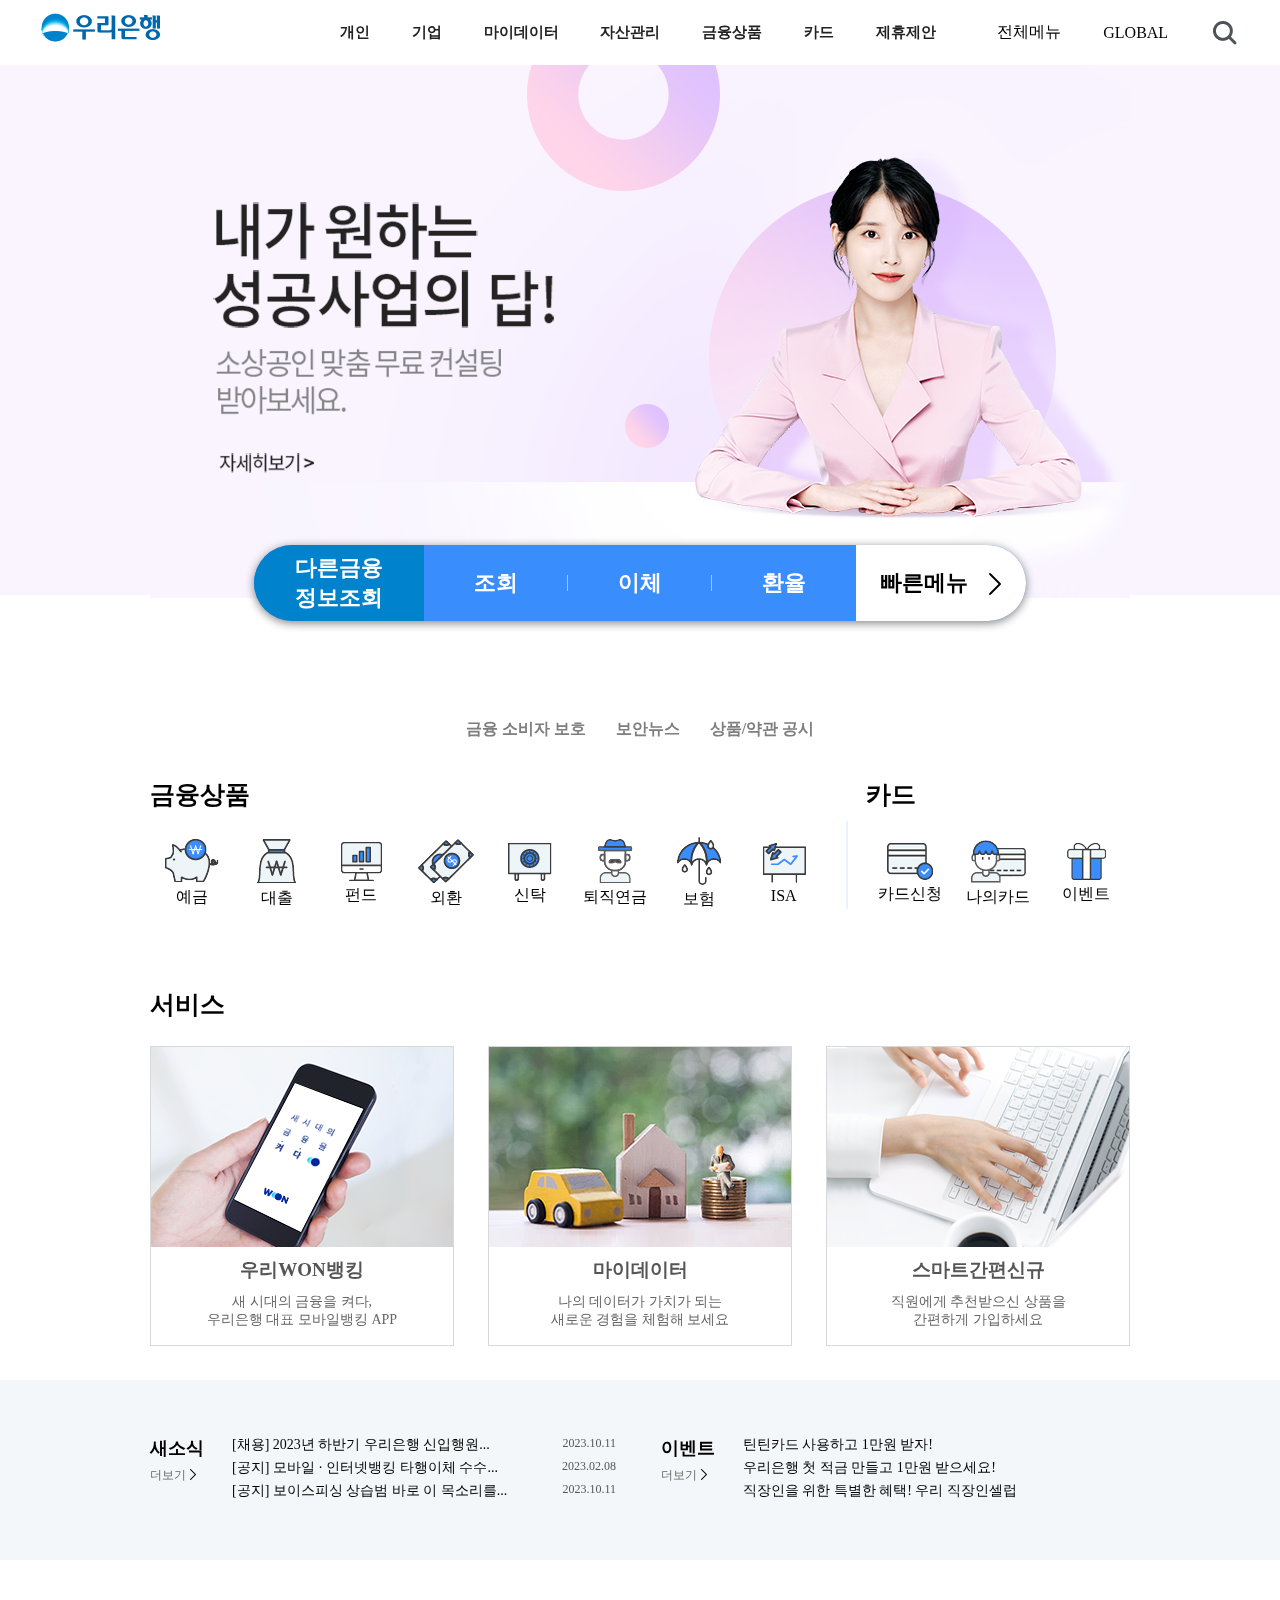
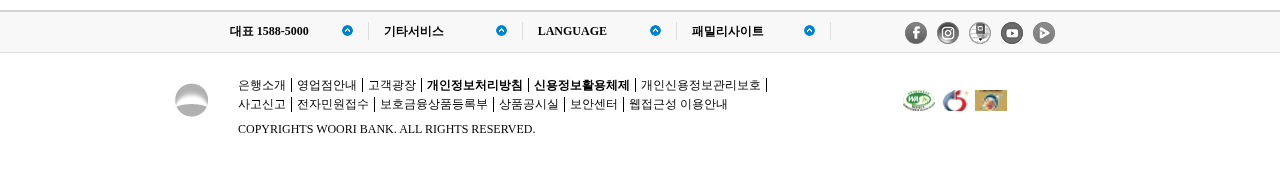
<file: index.html>
<!DOCTYPE html>
<html lang="ko">

<head>
    <meta charset="UTF-8">
    <meta name="viewport" content="width=device-width, initial-scale=1.0">
    <title>우리은행</title>
    <link rel="shortcut icon" href="./img/header/favicon.png" type="image/x-icon">
    <link rel="stylesheet" href="./css/style.css">
    <script defer src="./js/main/header.js"></script>
</head>

<body>
    <header>
        <div class="inner">
            <div class="title_Box">
                <h1>
                    <a href="index.html">
                        <img src="./img/header/h1_01.png" alt="우리은행 로고" />
                    </a>
                </h1>
            </div>
            <ul id="gnb">
                <li><a href="subPage/personal.html">개인</a></li>
                <li><a href="subPage/company.html">기업</a></li>
                <li><a href="subPage/myData.html">마이데이터</a></li>
                <li><a href="subPage/JaSan.html">자산관리</a></li>
                <li><a href="subPage/finance.html">금융상품</a></li>
                <li><a href="subPage/card.html">카드</a></li>
                <li><a href="subPage/#;">제휴제안</a></li>
                <li class="sub_gnb">전체메뉴</li>
                <li>GLOBAL</li>
                <li class="header_Btn">
                    <img src="./img/header/upper_search_icon_new.png" alt="검색" />
                </li>
            </ul>
        </div>
        <div class="header_sub">
            <section>
                <div class="search_box">
                    <input type="text" spellcheck="false">
                    <img src="./img/header/inner_search_icon.png" alt="검색">
                </div>
                <div class="header_subText">
                    <h3>추천검색어</h3>
                    <ul>
                        <li><a href="#">인증서</a></li>
                        <span></span>
                        <li><a href="#">OTP</a></li>
                        <span></span>
                        <li><a href="#">주거래</a></li>
                        <span></span>
                        <li><a href="#">이제한도</a></li>
                        <span></span>
                        <li><a href="#">자동자대출</a></li>
                    </ul>
                </div>
                <div class="header_close_btn">
                    <img src="./img/header/search_cont_close.png" alt="닫기버튼">
                </div>
            </section>
            <span></span>
        </div>
    </header>
    <main class="main_slider">
        <div class="slide">
            <div class="panel">
                <div class="imgBox">
                    <img src="./img/main_page/슬라이드/slide1.png" alt="내가 원하는 성공의 답!">
                </div>
            </div>
            <div class="panel">
                <div class="imgBox">
                    <img src="./img/main_page/슬라이드/slide2.png" alt="비정상거처 이주지원 버팀목대출 안내">
                </div>
            </div>
            <div class="panel">
                <div class="imgBox">
                    <img src="./img/main_page/슬라이드/slide3.png" alt="우리회사의 모든 금융정보를 한 번에!">
                </div>
            </div>
            <div class="panel">
                <div class="imgBox">
                    <img src="./img/main_page/슬라이드/slide4.jpg" alt="나의 데이터가 가치가 되는 새로운 경험">
                </div>
            </div>
            <div class="panel">
                <div class="imgBox">
                    <img src="./img/main_page/슬라이드/slide5.png" alt="우리WON뱅킹 가입">
                </div>
            </div>
        </div>
    </main>

    <ul class="movement">
        <li>
            <a href="#;">
                다른금융 <br />
                정보조회
            </a>
        </li>
        <li>
            <a href="#;">
                조회
            </a>
        </li>
        <li>
            <a href="#;">
                이체
            </a>
        </li>
        <li>
            <a href="#;">
                환율
            </a>
        </li>
        <li>
            <a href="#;">
                빠른메뉴
                <span class="ArrowBtn"></span>
            </a>
        </li>
    </ul>

    <div class="menu">
        <a href="#;">
            금융 소비자 보호
        </a>
        <a href="#;">
            보안뉴스
        </a>
        <a href="#;">
            상품/약관 공시
        </a>
    </div>

    <section class="product">
        <article class="leftBox">
            <h2>금융상품</h2>
            <div class="box">
                <div class="icon">
                    <div class="imgBox">
                        <img src="./img/main_page/금융상품/예금.png" alt="예금">
                    </div>
                    <p>예금</p>
                </div>
                <div class="icon">
                    <div class="imgBox">
                        <img src="./img/main_page/금융상품/대출.png" alt="대출">
                    </div>
                    <p>대출</p>
                </div>
                <div class="icon">
                    <div class="imgBox">
                        <img src="./img/main_page/금융상품/펀드.png" alt="펀드">
                    </div>
                    <p>펀드</p>
                </div>
                <div class="icon">
                    <div class="imgBox">
                        <img src="./img/main_page/금융상품/외환.png" alt="외환">
                    </div>
                    <p>외환</p>
                </div>
                <div class="icon">
                    <div class="imgBox">
                        <img src="./img/main_page/금융상품/신탁.png" alt="신탁">
                    </div>
                    <p>신탁</p>
                </div>
                <div class="icon">
                    <div class="imgBox">
                        <img src="./img/main_page/금융상품/퇴직연금.png" alt="퇴직연금">
                    </div>
                    <p>퇴직연금</p>
                </div>
                <div class="icon">
                    <div class="imgBox">
                        <img src="./img/main_page/금융상품/보험.png" alt="보험">
                    </div>
                    <p>보험</p>
                </div>
                <div class="icon">
                    <div class="imgBox">
                        <img src="./img/main_page/금융상품/ISA.png" alt="ISA">
                    </div>
                    <p>ISA</p>
                </div>
            </div>
        </article>
        <div class="rightBox">
            <h2>카드</h2>
            <div class="box">
                <div class="icon">
                    <div class="imgBox">
                        <img src="./img/main_page/카드/카드신청.png" alt="카드신청">
                    </div>
                    <p>카드신청</p>
                </div>
                <div class="icon">
                    <div class="imgBox">
                        <img src="./img/main_page/카드/나의카드.png" alt="나의카드">
                    </div>
                    <p>나의카드</p>
                </div>
                <div class="icon">
                    <div class="imgBox">
                        <img src="./img/main_page/카드/이벤트.png" alt="이벤트">
                    </div>
                    <p>이벤트</p>
                </div>
            </div>
        </div>
    </section>

    <section class="service">
        <h2>서비스</h2>
        <div class="inner">
            <a href="#;" class="service_tab" title="우리WON뱅킹 바로가기">
                <div class="imgBox">
                    <img src="./img/main_page/서비스/우리WON뱅킹.png" alt="우리WON뱅킹">
                </div>
                <div class="text">
                    <h3>우리WON뱅킹</h3>
                    <p>새 시대의 금융을 켜다, <br />
                        우리은행 대표 모바일뱅킹 APP</p>
                </div>
            </a>
            <a href="subPage/myData.html" class="service_tab" title="마이데이터">
                <div class="imgBox">
                    <img src="./img/main_page/서비스/마이데이터.png" alt="마이데이터">
                </div>
                <div class="text">
                    <h3>마이데이터</h3>
                    <p>나의 데이터가 가치가 되는 <br /> 새로운 경험을 체험해 보세요</p>
                </div>
            </a>
            <a href="#;" class="service_tab" title="스마트간편신규 바로가기">
                <div class="imgBox">
                    <img src="./img/main_page/서비스/스마트간편신규.png" alt="스마트간편신규">
                </div>
                <div class="text">
                    <h3>스마트간편신규</h3>
                    <p>직원에게 추천받으신 상품을 <br /> 간편하게 가입하세요</p>
                </div>
            </a>
        </div>
    </section>

    <section class="news">
        <div class="inner">
            <div class="newsBox">
                <div class="intro">
                    <h3>새소식</h3>
                    <p>더보기</p>
                </div>
                <ul class="list">
                    <li><a href="#;">[채용] 2023년 하반기 우리은행 신입행원...</a> <span>2023.10.11</span></li>
                    <li><a href="#;">[공지] 모바일 · 인터넷뱅킹 타행이체 수수...</a> <span>2023.02.08</span></li>
                    <li><a href="#;">[공지] 보이스피싱 상습범 바로 이 목소리를...</a> <span>2023.10.11</span></li>
                </ul>
            </div>
            <div class="eventBox">
                <div class="intro">
                    <h3>이벤트</h3>
                    <p>더보기</p>
                </div>
                <ul class="list">
                    <li><a href="#;">틴틴카드 사용하고 1만원 받자!</a></li>
                    <li><a href="#;">우리은행 첫 적금 만들고 1만원 받으세요!</a></li>
                    <li><a href="#;">직장인을 위한 특별한 혜택! 우리 직장인셀럽</a></li>
                </ul>
            </div>
        </div>
    </section>

    <footer>
        <nav class="f_nav">
            <ul class="f_nav_ul">
                <li>
                    <span>대표 1588-5000</span>
                    <div class="imgBox">
                        <img src="./img/footer/icon_more.png" alt="위쪽 화살표">
                    </div>
                    <div class="f_pop f_phone_number">
                        <ul>
                            <li>
                                <p>ARS이용안내</p>
                                <ul>
                                    <li>
                                        <div class="f_pop_left">
                                            <p>대표전화</p>
                                        </div>
                                        <div class="f_pop_right">
                                            <p>
                                                1588-5000 / 1599-5000 / 1533-5000
                                                <br><br>
                                                82-2-2006-5000(해외)
                                            </p>
                                        </div>
                                    </li>
                                    <li>
                                        <div class="f_pop_left">
                                            <p>고객의 말씀</p>
                                        </div>
                                        <div class="f_pop_right">
                                            <p>080-365-5000
                                                <br><br>
                                            (휴대폰 02-2008-5000)</p>
                                        </div>
                                    </li>
                                    <li>
                                        <div class="f_pop_left">
                                            <p>신규상담</p>
                                        </div>
                                        <div class="f_pop_right">
                                            <p>예적금 1599-8100
                                                <br><br>
                                                대출 1599-8300</p>
                                        </div>
                                    </li>
                                </ul>
                            </li>
                        </ul>
                        <span>
                            <div class="imgBox">
                                <img src="./img/footer/bu_more.gif" alt="팝업창 아래 화살표">
                            </div>
                        </span>
                    </div>
                </li>
                <li>
                    <span>기타서비스</span>
                    <div class="imgBox">
                        <img src="./img/footer/icon_more.png" alt="위쪽 화살표">
                    </div>
                    <div class="f_pop f_service">
                        <ul>
                            <li>
                                <p>기타서비스</p>
                                <ul>
                                    <li>
                                        <div class="imgBox">
                                            <img src="./img/footer/bu_list_black.gif" alt="팝업창 메뉴 왼쪽 점사진">
                                        </div>
                                        <span>법원환급금조회</span>
                                    </li>
                                    <li>
                                        <div class="imgBox">
                                            <img src="./img/footer/bu_list_black.gif" alt="팝업창 메뉴 왼쪽 점사진">
                                        </div>
                                        <span>미교부국민주조회</span>
                                    </li>
                                    <li>
                                        <div class="imgBox">
                                            <img src="./img/footer/bu_list_black.gif" alt="팝업창 메뉴 왼쪽 점사진">
                                        </div>
                                        <span>상조회사예치금조회</span>
                                    </li>
                                    <li>
                                        <div class="imgBox">
                                            <img src="./img/footer/bu_list_black.gif" alt="팝업창 메뉴 왼쪽 점사진">
                                        </div>
                                        <span>예금잔액증명서발급조회</span>
                                    </li>
                                    <li>
                                        <div class="imgBox">
                                            <img src="./img/footer/bu_list_black.gif" alt="팝업창 메뉴 왼쪽 점사진">
                                        </div>
                                        <span>지급보증서발급조회</span>
                                    </li>
                                    <li>
                                        <div class="imgBox">
                                            <img src="./img/footer/bu_list_black.gif" alt="팝업창 메뉴 왼쪽 점사진">
                                        </div>
                                        <span>서울시예치금내역조회</span>
                                    </li>
                                </ul>
                            </li>
                        </ul>
                        <span>
                            <div class="imgBox">
                                <img src="./img/footer/bu_more.gif" alt="팝업창 아래 화살표">
                            </div>
                        </span>
                    </div>
                </li>
                <li>
                    <span>LANGUAGE</span>
                    <div class="imgBox">
                        <img src="./img/footer/icon_more.png" alt="위쪽 화살표">
                    </div>
                    <div class="f_pop f_language">
                        <ul>
                            <li>
                                <p>LANGUAGE</p>
                                <ul>
                                    <li>
                                        <div class="imgBox">
                                            <img src="./img/footer/flag_us.gif" alt="미국 국기">
                                        </div>
                                        <div class="span">English</div>
                                    </li>
                                    <li>
                                        <div class="imgBox">
                                            <img src="./img/footer/flag_china.gif" alt="중국 국기">
                                        </div>
                                        <div class="span">中國語</div>
                                    </li>
                                    <li>
                                        <div class="imgBox">
                                            <img src="./img/footer/flag_japan.gif" alt="일본 국기">
                                        </div>
                                        <div class="span">日本語</div>
                                    </li>
                                    <li>
                                        <div class="imgBox">
                                            <img src="./img/footer/flag_philippines.gif" alt="필리핀 국기">
                                        </div>
                                        <div class="span">Tagalog</div>
                                    </li>
                                    <li>
                                        <div class="imgBox">
                                            <img src="./img/footer/flag_vietnam.gif" alt="베트남 국기">
                                        </div>
                                        <div class="span">tiếng Việt</div>
                                    </li>
                                    <li>
                                        <div class="imgBox">
                                            <img src="./img/footer/flag_mongolia.gif" alt="몽골 국기">
                                        </div>
                                        <div class="span">Монгол хэл</div>
                                    </li>
                                </ul>
                            </li>
                        </ul>
                        <span>
                            <div class="imgBox">
                                <img src="./img/footer/bu_more.gif" alt="팝업창 아래 화살표">
                            </div>
                        </span>
                    </div>
                </li>
                <li>
                    <span>패밀리사이트</span>
                    <div class="imgBox">
                        <img src="./img/footer/icon_more.png" alt="위쪽 화살표">
                    </div>
                    <div class="f_pop f_family">
                        <ul>
                            <li>
                                <p>패밀리사이트</p>
                                <ul>
                                    <li>
                                        <div class="imgBox"><img src="./img/footer/bu_list_black.gif" alt="팝업창 메뉴 왼쪽 점사진"></div>
                                        <span>우리금융지주</span>
                                    </li>
                                    <li>
                                        <div class="imgBox"><img src="./img/footer/bu_list_black.gif" alt="팝업창 메뉴 왼쪽 점사진"></div>
                                        <span>우리펀드서비스</span>
                                    </li>
                                    <li>
                                        <div class="imgBox"><img src="./img/footer/bu_list_black.gif" alt="팝업창 메뉴 왼쪽 점사진"></div>
                                        <span>우리카드</span>
                                    </li>
                                    <li>
                                        <div class="imgBox"><img src="./img/footer/bu_list_black.gif" alt="팝업창 메뉴 왼쪽 점사진"></div>
                                        <span>우리PE</span>
                                    </li>
                                    <li>
                                        <div class="imgBox"><img src="./img/footer/bu_list_black.gif" alt="팝업창 메뉴 왼쪽 점사진"></div>
                                        <span>우리금융캐피탈</span>
                                    </li>
                                    <li>
                                        <div class="imgBox"><img src="./img/footer/bu_list_black.gif" alt="팝업창 메뉴 왼쪽 점사진"></div>
                                        <span>우리글로벌자산운용</span>
                                    </li>
                                    <li>
                                        <div class="imgBox"><img src="./img/footer/bu_list_black.gif" alt="팝업창 메뉴 왼쪽 점사진"></div>
                                        <span>우리종합금융</span>
                                    </li>
                                    <li>
                                        <div class="imgBox"><img src="./img/footer/bu_list_black.gif" alt="팝업창 메뉴 왼쪽 점사진"></div>
                                        <span>우리FIS</span>
                                    </li>
                                    <li>
                                        <div class="imgBox"><img src="./img/footer/bu_list_black.gif" alt="팝업창 메뉴 왼쪽 점사진"></div>
                                        <span>우리자산신탁</span>
                                    </li>
                                    <li>
                                        <div class="imgBox"><img src="./img/footer/bu_list_black.gif" alt="팝업창 메뉴 왼쪽 점사진"></div>
                                        <span>우리금융경영연구소</span>
                                    </li>
                                    <li>
                                        <div class="imgBox"><img src="./img/footer/bu_list_black.gif" alt="팝업창 메뉴 왼쪽 점사진"></div>
                                        <span>우리자산운용</span>
                                    </li>
                                    <li>
                                        <div class="imgBox"><img src="./img/footer/bu_list_black.gif" alt="팝업창 메뉴 왼쪽 점사진"></div>
                                        <span>우리다문화장학재단</span>
                                    </li>
                                    <li>
                                        <div class="imgBox"><img src="./img/footer/bu_list_black.gif" alt="팝업창 메뉴 왼쪽 점사진"></div>
                                        <span>우리금융저축은행</span>
                                    </li>
                                    <li>
                                        <div class="imgBox"><img src="./img/footer/bu_list_black.gif" alt="팝업창 메뉴 왼쪽 점사진"></div>
                                        <span>우리미소금융재단</span>
                                    </li>
                                    <li>
                                        <div class="imgBox"><img src="./img/footer/bu_list_black.gif" alt="팝업창 메뉴 왼쪽 점사진"></div>
                                        <span>우리신용정보</span>
                                    </li>
                                </ul>
                            </li>
                        </ul>
                        <span>
                            <div class="imgBox">
                                <img src="./img/footer/bu_more.gif" alt="팝업창 아래 화살표">
                            </div>
                        </span>
                    </div>
                </li>
            </ul>
            <div class="f_nav_sns">
                <ul class="f_sns_ul">
                    <li>
                        <div class="imgBox">
                            <a href="https://www.facebook.com/wooribank">
                                <img src="./img/footer/icon_facebook_gray.png" alt="페이스북 아이콘">
                            </a>
                        </div>
                    </li>
                    <li>
                        <div class="imgBox">
                            <a href="https://www.instagram.com/wooribank_kr/">
                                <img src="./img/footer/icon_instagram_gray.png" alt="인스타그램 아이콘">
                            </a>
                        </div>
                    </li>
                    <li>
                        <div class="imgBox">
                            <a href="https://m.post.naver.com/woori_official">
                                <img src="./img/footer/icon_post_naver_gray.png" alt="네이버 포스트 아이콘">
                            </a>
                        </div>
                    </li>
                    <li>
                        <div class="imgBox">
                            <a href="https://www.youtube.com/user/wooribank">
                                <img src="./img/footer/icon_youtube_gray.png" alt="유튜브 아이콘">
                            </a>
                        </div>
                    </li>
                    <li>
                        <div class="imgBox">
                            <a href="https://tv.naver.com/wooribanktv">
                                <img src="./img/footer/icon_navertv_gray.png" alt="네이버TV 아이콘">
                            </a>
                        </div>
                    </li>
                </ul>
            </div>
        </nav>
        <div class="f_copyright">
            <a href="" class="f_logo">
            <!-- 메인페이지 주소 쓰기 -->
                <div class="imgBox"><img src="./img/footer/icon_woori.gif" alt="우리은행 로고"></div>
            </a>
            
            <div class="f_info">
                <div class="f_info_1">
                    <a href="#">은행소개</a>
                    <a href="#">영업점안내</a>
                    <a href="#">고객광장</a>
                    <a href="#">개인정보처리방침</a>
                    <a href="#">신용정보활용체제</a>
                    <a href="#">개인신용정보관리보호</a>
                    <a href="#">사고신고</a>
                    <a href="#">전자민원접수</a>
                    <a href="#">보호금융상품등록부</a>
                    <a href="#">상품공시실</a>
                    <a href="#">보안센터</a>
                    <a href="#">웹접근성 이용안내</a>
                </div>
                <div class="f_info_2">
                    <p>COPYRIGHTS WOORI BANK. ALL RIGHTS RESERVED.</p>
                </div>
            </div>
            <div class="f_info2">
                <ul>
                    <li>
                        <div class="f_message">
                            <p>2023 웹 접근성<br>우수사이트</p>
                        </div>
                        <div class="imgBox"><img src="./img/footer/icon_kwacc_ib_2023.png" alt="한국웹접근성인증평가원 인증마크"></div>
                    </li>
                    <li>
                        <div class="f_message">
                            <p>
                                2019 고객감동경영대상<br>종합대상 12년 연속 수상
                            </p>
                        </div>
                        <div class="imgBox"><img src="./img/footer/icon_1_new.gif" alt="고객감동경영대상 로고"></div>
                    </li>
                    <li>
                        <div class="f_message">
                            <p>
                                The Banker Awards 2020<br>우리은행 3관왕 수상
                            </p>
                        </div>
                        <div class="imgBox"><img src="./img/footer/icon_20201215.png" alt="The Banker Awards 2020 로고"></div>
                    </li>
                </ul>
            </div>
        </div>
    </footer>
</body>

</html>
</file>
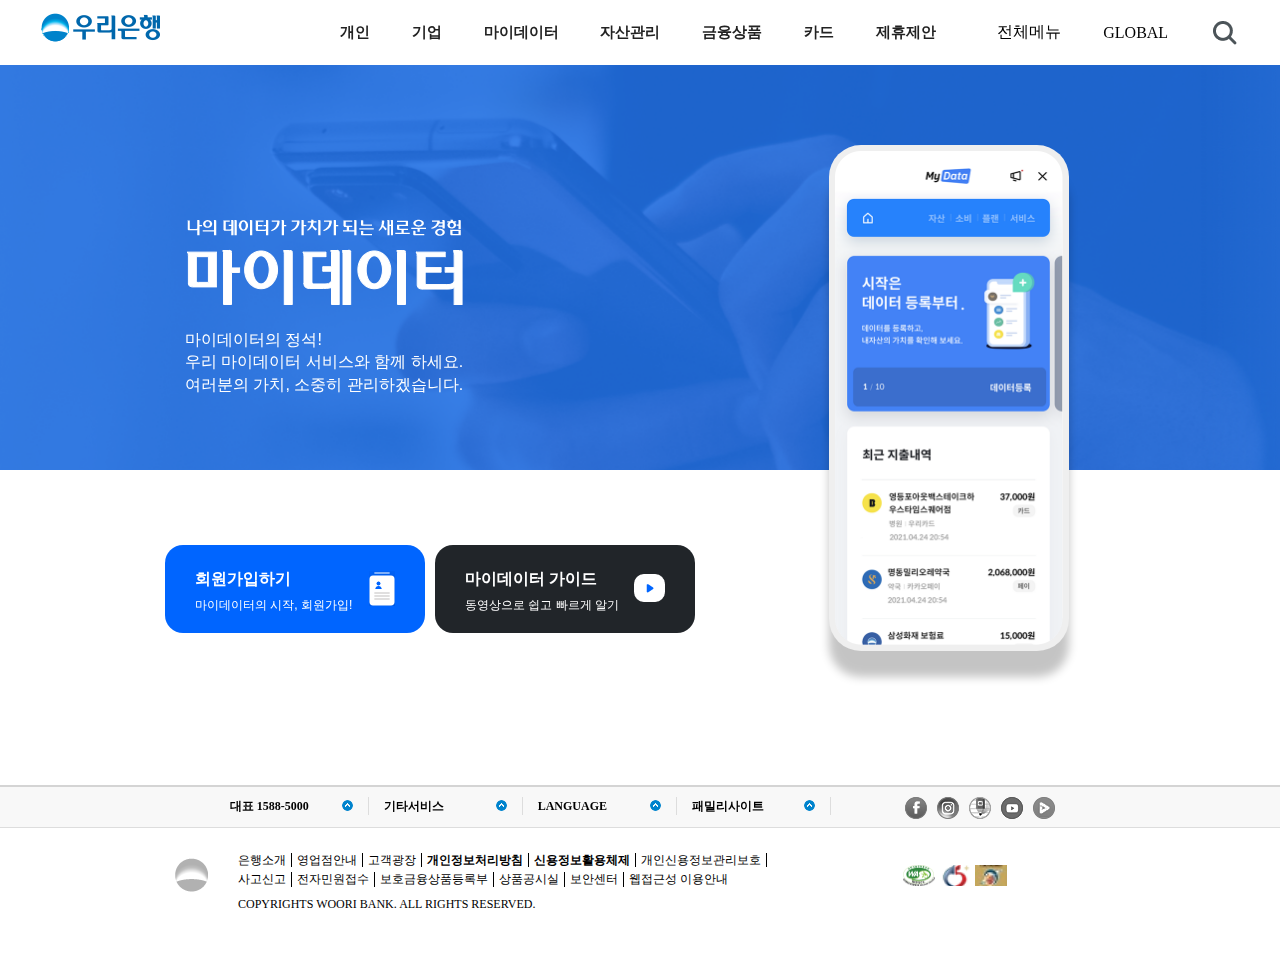
<file: subPage/myData.html>
<!DOCTYPE html>
<html lang="ko">
<head>
    <meta charset="UTF-8">
    <meta name="viewport" content="width=device-width, initial-scale=1.0">
    <title>우리은행 마이데이터</title>
    <link rel="shortcut icon" href="../img/header/favicon.png" type="image/x-icon">
    <link rel="stylesheet" href="../css/style.css">
    <script defer src="../js/main/header.js"></script>
    <script defer src="../js/sub/myData.js"></script>
</head>
<body>
    <header>
        <div class="inner">
            <div class="title_Box">
                <h1>
                    <a href="../index.html">
                        <img src="../img/header/h1_01.png" alt="우리은행 로고" />
                    </a>
                </h1>
            </div>
            <ul id="gnb">
                <li><a href="personal.html">개인</a></li>
                <li><a href="company.html">기업</a></li>
                <li><a href="myData.html">마이데이터</a></li>
                <li><a href="JaSan.html">자산관리</a></li>
                <li><a href="finance.html">금융상품</a></li>
                <li><a href="card.html">카드</a></li>
                <li><a href="subPage/#;">제휴제안</a></li>
                <li class="sub_gnb">전체메뉴</li>
                <li>GLOBAL</li>
                <li class="header_Btn">
                    <img src="../img/header/upper_search_icon_new.png" alt="검색" />
                </li>
            </ul>
        </div>
        <div class="header_sub">
            <section>
                <div class="search_box">
                    <input type="text" spellcheck="false">
                    <img src="../img/header/inner_search_icon.png" alt="검색">
                </div>
                <div class="header_subText">
                    <h3>추천검색어</h3>
                    <ul>
                        <li><a href="#">인증서</a></li>
                        <span></span>
                        <li><a href="#">OTP</a></li>
                        <span></span>
                        <li><a href="#">주거래</a></li>
                        <span></span>
                        <li><a href="#">이제한도</a></li>
                        <span></span>
                        <li><a href="#">자동자대출</a></li>
                    </ul>
                </div>
                <div class="header_close_btn">
                    <img src="../img/header/search_cont_close.png" alt="닫기버튼">
                </div>
            </section>
            <span></span>
        </div>
    </header>

    
    <div id="myData">
        <div class="imgBox">
            <img src="../img/sub_page/마이데이터/bg_main_guide.png" alt="배경">
        </div>
        <div class="myData_inner">
            <span class="txtBox">
                <div class="txtImgBox">
                    <img src="../img/sub_page/마이데이터/img_main_text_1.png" alt="나의 데이터가 가치가 되는 새로운 경험 마이데이터">
                </div>
                <p class="in_txt">
                    마이데이터의 정석!<br>
                    우리 마이데이터 서비스와 함께 하세요.<br>
                    여러분의 가치, 소중히 관리하겠습니다.
                </p>
            </span>
            <div class="myD_btnBox">
                <a class="myD_btn join" href="pLogin.html">
                    <div class="joinImgBox"><img src="../img/sub_page/마이데이터/icon_join.png" alt="사람 아이콘"></div>
                    <strong>회원가입하기</strong>
                    마이데이터의 시작, 회원가입!
                </a>
                <a class="myD_btn guide" href="#;">
                    <div class="guideImgBox"><img src="../img/sub_page/마이데이터/icon_video.png" alt="비디오 재생 아이콘"></div>
                    <strong>마이데이터 가이드</strong>
                    동영상으로 쉽고 빠르게 알기
                </a>
            </div>
            <div class="phone">
                <ul class="phone_frame">
                    <li>
                        <img src="../img/sub_page/마이데이터/img_main_motion_3.png" alt="월별 소비현황 사진">
                    </li>
                    <li>
                        <img src="../img/sub_page/마이데이터/img_main_motion_1.png" alt="시작은 데이터 등록부터 최근 지출 목록 사진">
                    </li>
                    <li>
                        <img src="../img/sub_page/마이데이터/img_main_motion_2.png" alt="총 등록자산 사진">
                    </li>
                </ul>
            </div>
        </div>
    </div>

    <footer>
        <nav class="f_nav">
            <ul class="f_nav_ul">
                <li>
                    <span>대표 1588-5000</span>
                    <div class="imgBox">
                        <img src="../img/footer/icon_more.png" alt="위쪽 화살표">
                    </div>
                    <div class="f_pop f_phone_number">
                        <ul>
                            <li>
                                <p>ARS이용안내</p>
                                <ul>
                                    <li>
                                        <div class="f_pop_left">
                                            <p>대표전화</p>
                                        </div>
                                        <div class="f_pop_right">
                                            <p>
                                                1588-5000 / 1599-5000 / 1533-5000
                                                <br><br>
                                                82-2-2006-5000(해외)
                                            </p>
                                        </div>
                                    </li>
                                    <li>
                                        <div class="f_pop_left">
                                            <p>고객의 말씀</p>
                                        </div>
                                        <div class="f_pop_right">
                                            <p>080-365-5000
                                                <br><br>
                                            (휴대폰 02-2008-5000)</p>
                                        </div>
                                    </li>
                                    <li>
                                        <div class="f_pop_left">
                                            <p>신규상담</p>
                                        </div>
                                        <div class="f_pop_right">
                                            <p>예적금 1599-8100
                                                <br><br>
                                                대출 1599-8300</p>
                                        </div>
                                    </li>
                                </ul>
                            </li>
                        </ul>
                        <span>
                            <div class="imgBox">
                                <img src="../img/footer/bu_more.gif" alt="팝업창 아래 화살표">
                            </div>
                        </span>
                    </div>
                </li>
                <li>
                    <span>기타서비스</span>
                    <div class="imgBox">
                        <img src="../img/footer/icon_more.png" alt="위쪽 화살표">
                    </div>
                    <div class="f_pop f_service">
                        <ul>
                            <li>
                                <p>기타서비스</p>
                                <ul>
                                    <li>
                                        <div class="imgBox">
                                            <img src="../img/footer/bu_list_black.gif" alt="팝업창 메뉴 왼쪽 점사진">
                                        </div>
                                        <span>법원환급금조회</span>
                                    </li>
                                    <li>
                                        <div class="imgBox">
                                            <img src="../img/footer/bu_list_black.gif" alt="팝업창 메뉴 왼쪽 점사진">
                                        </div>
                                        <span>미교부국민주조회</span>
                                    </li>
                                    <li>
                                        <div class="imgBox">
                                            <img src="../img/footer/bu_list_black.gif" alt="팝업창 메뉴 왼쪽 점사진">
                                        </div>
                                        <span>상조회사예치금조회</span>
                                    </li>
                                    <li>
                                        <div class="imgBox">
                                            <img src="../img/footer/bu_list_black.gif" alt="팝업창 메뉴 왼쪽 점사진">
                                        </div>
                                        <span>예금잔액증명서발급조회</span>
                                    </li>
                                    <li>
                                        <div class="imgBox">
                                            <img src="../img/footer/bu_list_black.gif" alt="팝업창 메뉴 왼쪽 점사진">
                                        </div>
                                        <span>지급보증서발급조회</span>
                                    </li>
                                    <li>
                                        <div class="imgBox">
                                            <img src="../img/footer/bu_list_black.gif" alt="팝업창 메뉴 왼쪽 점사진">
                                        </div>
                                        <span>서울시예치금내역조회</span>
                                    </li>
                                </ul>
                            </li>
                        </ul>
                        <span>
                            <div class="imgBox">
                                <img src="../img/footer/bu_more.gif" alt="팝업창 아래 화살표">
                            </div>
                        </span>
                    </div>
                </li>
                <li>
                    <span>LANGUAGE</span>
                    <div class="imgBox">
                        <img src="../img/footer/icon_more.png" alt="위쪽 화살표">
                    </div>
                    <div class="f_pop f_language">
                        <ul>
                            <li>
                                <p>LANGUAGE</p>
                                <ul>
                                    <li>
                                        <div class="imgBox">
                                            <img src="../img/footer/flag_us.gif" alt="미국 국기">
                                        </div>
                                        <div class="span">English</div>
                                    </li>
                                    <li>
                                        <div class="imgBox">
                                            <img src="../img/footer/flag_china.gif" alt="중국 국기">
                                        </div>
                                        <div class="span">中國語</div>
                                    </li>
                                    <li>
                                        <div class="imgBox">
                                            <img src="../img/footer/flag_japan.gif" alt="일본 국기">
                                        </div>
                                        <div class="span">日本語</div>
                                    </li>
                                    <li>
                                        <div class="imgBox">
                                            <img src="../img/footer/flag_philippines.gif" alt="필리핀 국기">
                                        </div>
                                        <div class="span">Tagalog</div>
                                    </li>
                                    <li>
                                        <div class="imgBox">
                                            <img src="../img/footer/flag_vietnam.gif" alt="베트남 국기">
                                        </div>
                                        <div class="span">tiếng Việt</div>
                                    </li>
                                    <li>
                                        <div class="imgBox">
                                            <img src="../img/footer/flag_mongolia.gif" alt="몽골 국기">
                                        </div>
                                        <div class="span">Монгол хэл</div>
                                    </li>
                                </ul>
                            </li>
                        </ul>
                        <span>
                            <div class="imgBox">
                                <img src="../img/footer/bu_more.gif" alt="팝업창 아래 화살표">
                            </div>
                        </span>
                    </div>
                </li>
                <li>
                    <span>패밀리사이트</span>
                    <div class="imgBox">
                        <img src="../img/footer/icon_more.png" alt="위쪽 화살표">
                    </div>
                    <div class="f_pop f_family">
                        <ul>
                            <li>
                                <p>패밀리사이트</p>
                                <ul>
                                    <li>
                                        <div class="imgBox"><img src="../img/footer/bu_list_black.gif" alt="팝업창 메뉴 왼쪽 점사진"></div>
                                        <span>우리금융지주</span>
                                    </li>
                                    <li>
                                        <div class="imgBox"><img src="../img/footer/bu_list_black.gif" alt="팝업창 메뉴 왼쪽 점사진"></div>
                                        <span>우리펀드서비스</span>
                                    </li>
                                    <li>
                                        <div class="imgBox"><img src="../img/footer/bu_list_black.gif" alt="팝업창 메뉴 왼쪽 점사진"></div>
                                        <span>우리카드</span>
                                    </li>
                                    <li>
                                        <div class="imgBox"><img src="../img/footer/bu_list_black.gif" alt="팝업창 메뉴 왼쪽 점사진"></div>
                                        <span>우리PE</span>
                                    </li>
                                    <li>
                                        <div class="imgBox"><img src="../img/footer/bu_list_black.gif" alt="팝업창 메뉴 왼쪽 점사진"></div>
                                        <span>우리금융캐피탈</span>
                                    </li>
                                    <li>
                                        <div class="imgBox"><img src="../img/footer/bu_list_black.gif" alt="팝업창 메뉴 왼쪽 점사진"></div>
                                        <span>우리글로벌자산운용</span>
                                    </li>
                                    <li>
                                        <div class="imgBox"><img src="../img/footer/bu_list_black.gif" alt="팝업창 메뉴 왼쪽 점사진"></div>
                                        <span>우리종합금융</span>
                                    </li>
                                    <li>
                                        <div class="imgBox"><img src="../img/footer/bu_list_black.gif" alt="팝업창 메뉴 왼쪽 점사진"></div>
                                        <span>우리FIS</span>
                                    </li>
                                    <li>
                                        <div class="imgBox"><img src="../img/footer/bu_list_black.gif" alt="팝업창 메뉴 왼쪽 점사진"></div>
                                        <span>우리자산신탁</span>
                                    </li>
                                    <li>
                                        <div class="imgBox"><img src="../img/footer/bu_list_black.gif" alt="팝업창 메뉴 왼쪽 점사진"></div>
                                        <span>우리금융경영연구소</span>
                                    </li>
                                    <li>
                                        <div class="imgBox"><img src="../img/footer/bu_list_black.gif" alt="팝업창 메뉴 왼쪽 점사진"></div>
                                        <span>우리자산운용</span>
                                    </li>
                                    <li>
                                        <div class="imgBox"><img src="../img/footer/bu_list_black.gif" alt="팝업창 메뉴 왼쪽 점사진"></div>
                                        <span>우리다문화장학재단</span>
                                    </li>
                                    <li>
                                        <div class="imgBox"><img src="../img/footer/bu_list_black.gif" alt="팝업창 메뉴 왼쪽 점사진"></div>
                                        <span>우리금융저축은행</span>
                                    </li>
                                    <li>
                                        <div class="imgBox"><img src="../img/footer/bu_list_black.gif" alt="팝업창 메뉴 왼쪽 점사진"></div>
                                        <span>우리미소금융재단</span>
                                    </li>
                                    <li>
                                        <div class="imgBox"><img src="../img/footer/bu_list_black.gif" alt="팝업창 메뉴 왼쪽 점사진"></div>
                                        <span>우리신용정보</span>
                                    </li>
                                </ul>
                            </li>
                        </ul>
                        <span>
                            <div class="imgBox">
                                <img src="../img/footer/bu_more.gif" alt="팝업창 아래 화살표">
                            </div>
                        </span>
                    </div>
                </li>
            </ul>
            <div class="f_nav_sns">
                <ul class="f_sns_ul">
                    <li>
                        <div class="imgBox">
                            <a href="https://www.facebook.com/wooribank">
                                <img src="../img/footer/icon_facebook_gray.png" alt="페이스북 아이콘">
                            </a>
                        </div>
                    </li>
                    <li>
                        <div class="imgBox">
                            <a href="https://www.instagram.com/wooribank_kr/">
                                <img src="../img/footer/icon_instagram_gray.png" alt="인스타그램 아이콘">
                            </a>
                        </div>
                    </li>
                    <li>
                        <div class="imgBox">
                            <a href="https://m.post.naver.com/woori_official">
                                <img src="../img/footer/icon_post_naver_gray.png" alt="네이버 포스트 아이콘">
                            </a>
                        </div>
                    </li>
                    <li>
                        <div class="imgBox">
                            <a href="https://www.youtube.com/user/wooribank">
                                <img src="../img/footer/icon_youtube_gray.png" alt="유튜브 아이콘">
                            </a>
                        </div>
                    </li>
                    <li>
                        <div class="imgBox">
                            <a href="https://tv.naver.com/wooribanktv">
                                <img src="../img/footer/icon_navertv_gray.png" alt="네이버TV 아이콘">
                            </a>
                        </div>
                    </li>
                </ul>
            </div>
        </nav>
        <div class="f_copyright">
            <a href="../index.html" class="f_logo">
            <!-- 메인페이지 주소 쓰기 -->
                <div class="imgBox"><img src="../img/footer/icon_woori.gif" alt="우리은행 로고"></div>
            </a>
            
            <div class="f_info">
                <div class="f_info_1">
                    <a href="#">은행소개</a>
                    <a href="#">영업점안내</a>
                    <a href="#">고객광장</a>
                    <a href="#">개인정보처리방침</a>
                    <a href="#">신용정보활용체제</a>
                    <a href="#">개인신용정보관리보호</a>
                    <a href="#">사고신고</a>
                    <a href="#">전자민원접수</a>
                    <a href="#">보호금융상품등록부</a>
                    <a href="#">상품공시실</a>
                    <a href="#">보안센터</a>
                    <a href="#">웹접근성 이용안내</a>
                </div>
                <div class="f_info_2">
                    <p>COPYRIGHTS WOORI BANK. ALL RIGHTS RESERVED.</p>
                </div>
            </div>
            <div class="f_info2">
                <ul>
                    <li>
                        <div class="f_message">
                            <p>2023 웹 접근성<br>우수사이트</p>
                        </div>
                        <div class="imgBox"><img src="../img/footer/icon_kwacc_ib_2023.png" alt="한국웹접근성인증평가원 인증마크"></div>
                    </li>
                    <li>
                        <div class="f_message">
                            <p>
                                2019 고객감동경영대상<br>종합대상 12년 연속 수상
                            </p>
                        </div>
                        <div class="imgBox"><img src="../img/footer/icon_1_new.gif" alt="고객감동경영대상 로고"></div>
                    </li>
                    <li>
                        <div class="f_message">
                            <p>
                                The Banker Awards 2020<br>우리은행 3관왕 수상
                            </p>
                        </div>
                        <div class="imgBox"><img src="../img/footer/icon_20201215.png" alt="The Banker Awards 2020 로고"></div>
                    </li>
                </ul>
            </div>
        </div>
    </footer>
</body>
</html>
</file>
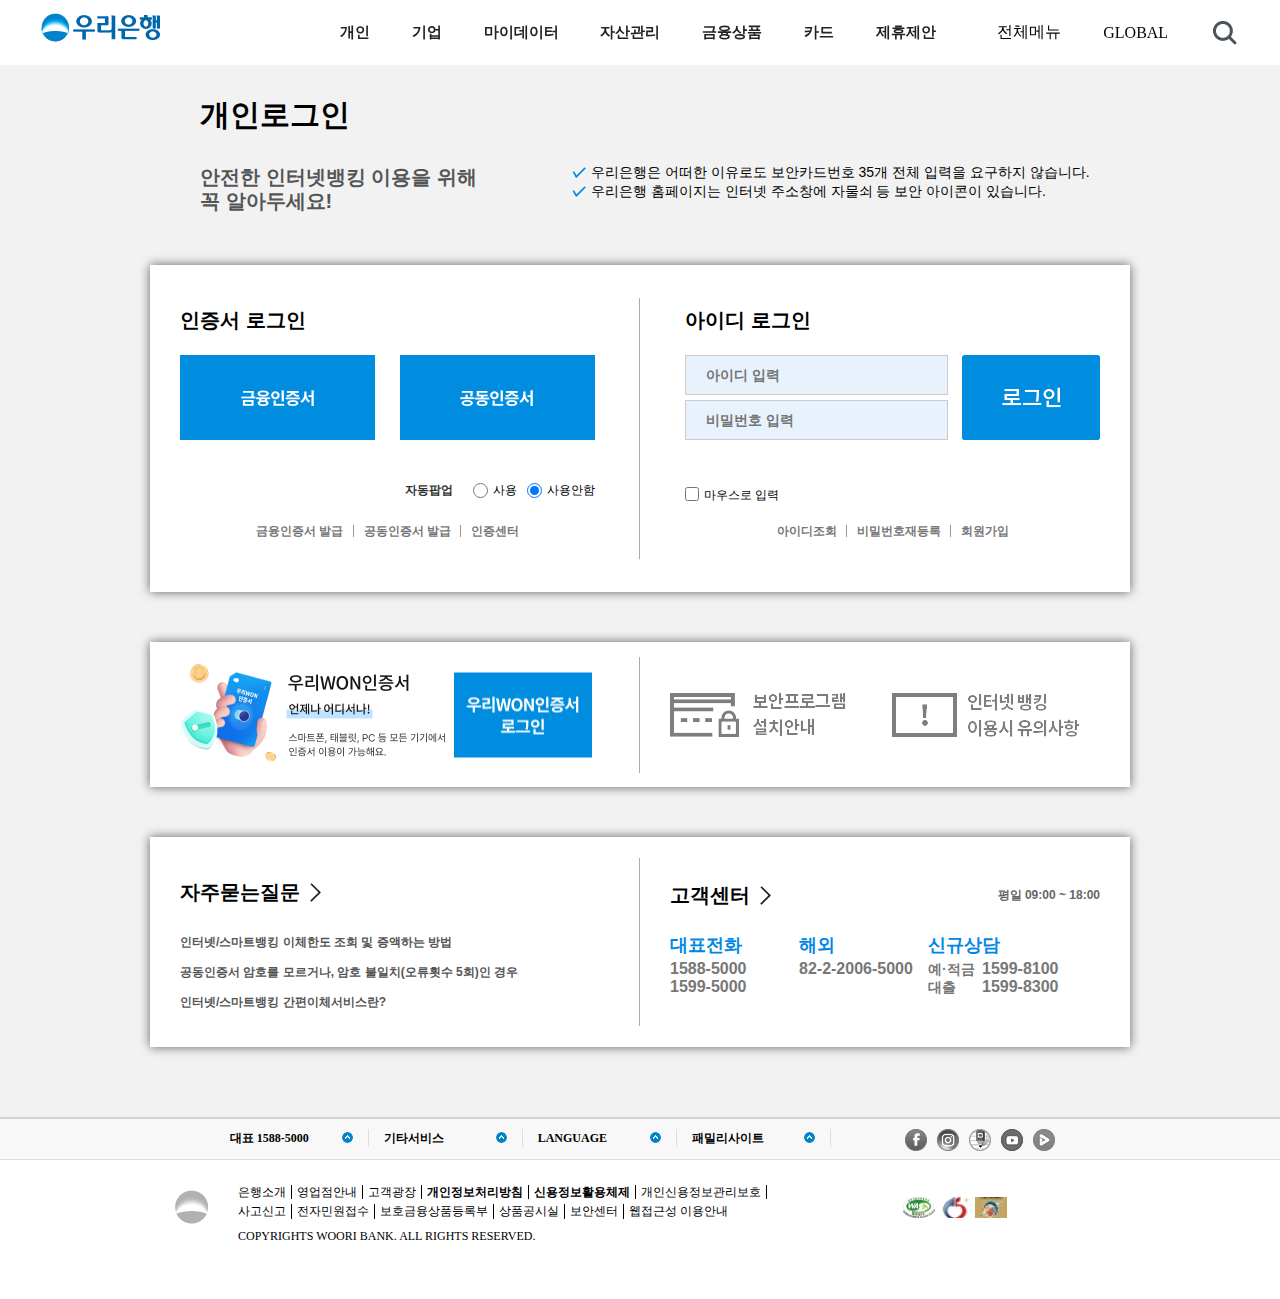
<file: subPage/pLogin.html>
<!DOCTYPE html>
<html lang="ko">
<head>
    <meta charset="UTF-8">
    <meta name="viewport" content="width=device-width, initial-scale=1.0">
    <title>우리은행 개인로그인</title>
    <link rel="shortcut icon" href="../img/header/favicon.png" type="image/x-icon">
    <link rel="stylesheet" href="../css/style.css">
    <script defer src="../js/main/header.js"></script>
</head>
<body>
    <header>
        <div class="inner">
            <div class="title_Box">
                <h1>
                    <a href="../index.html">
                        <img src="../img/header/h1_01.png" alt="우리은행 로고" />
                    </a>
                </h1>
            </div>
            <ul id="gnb">
                <li><a href="personal.html">개인</a></li>
                <li><a href="company.html">기업</a></li>
                <li><a href="myData.html">마이데이터</a></li>
                <li><a href="JaSan.html">자산관리</a></li>
                <li><a href="finance.html">금융상품</a></li>
                <li><a href="card.html">카드</a></li>
                <li><a href="subPage/#;">제휴제안</a></li>
                <li class="sub_gnb">전체메뉴</li>
                <li>GLOBAL</li>
                <li class="header_Btn">
                    <img src="../img/header/upper_search_icon_new.png" alt="검색" />
                </li>
            </ul>
        </div>
        <div class="header_sub">
            <section>
                <div class="search_box">
                    <input type="text" spellcheck="false">
                    <img src="../img/header/inner_search_icon.png" alt="검색">
                </div>
                <div class="header_subText">
                    <h3>추천검색어</h3>
                    <ul>
                        <li><a href="#">인증서</a></li>
                        <span></span>
                        <li><a href="#">OTP</a></li>
                        <span></span>
                        <li><a href="#">주거래</a></li>
                        <span></span>
                        <li><a href="#">이제한도</a></li>
                        <span></span>
                        <li><a href="#">자동자대출</a></li>
                    </ul>
                </div>
                <div class="header_close_btn">
                    <img src="../img/header/search_cont_close.png" alt="닫기버튼">
                </div>
            </section>
            <span></span>
        </div>
    </header>

    <div id="pLogin">
        <div class="p_inner">
            <h2>개인로그인</h2>
            <div class="p_txtBox">
                <div class="p_txt">
                    안전한 인터넷뱅킹 이용을 위해<br>
                    꼭 알아두세요!
                </div>
                <ul class="pList">
                    <li>
                        <img src="../img/sub_page/로그인_개인/check_icon.png" alt="체크 아이콘">
                        우리은행은 어떠한 이유로도 보안카드번호 35개 전체 입력을 요구하지 않습니다.
                    </li>
                    <li>
                        <img src="../img/sub_page/로그인_개인/check_icon.png" alt="체크 아이콘">
                        우리은행 홈페이지는 인터넷 주소창에 자물쇠 등 보안 아이콘이 있습니다.
                    </li>
                </ul>
            </div>
            <!-- 1번 박스 -->
            <div class="content_box">
                <div class="p_con1">
                    <h3>인증서 로그인</h3>
                    <div class="p_btns_imgBox">
                        <a href="#;" class="fina">
                            <img src="../img/sub_page/로그인_개인/login_btn1.png" alt="금융인증서 버튼 이미지">
                        </a>
                        <a href="#;" class="joint">
                            <img src="../img/sub_page/로그인_개인/login_btn_2.png" alt="공동인증서 버튼 이미지">
                        </a>
                    </div>
                    <div class="popupCheck">
                        <span>자동팝업</span>
                        <div class="p_radioBox">
                            <input type="radio" name="popup" id="use">
                            <label>사용</label>
                            <input type="radio" name="popup" id="unuse" checked>
                            <label>사용안함</label>
                        </div>
                    </div>
                    <ul class="menu_list">
                        <li><a href="#;">금융인증서 발급</a></li>
                        <li><a href="#;">공동인증서 발급</a></li>
                        <li><a href="#;">인증센터</a></li>
                    </ul>
                </div>
                <div class="p_con1">
                    <h3>아이디 로그인</h3>
                    <div class="p_loginBox">
                        <div class="login_input">
                            <input type="text" id="ID" placeholder="아이디 입력" style="margin-bottom: 5px;">
                            <input type="password" id="PWD" placeholder="비밀번호 입력">
                        </div>
                        <div class="login_imgBox">
                            <img src="../img/sub_page/로그인_개인/login_btn.png" alt="로그인">
                        </div>
                    </div>
                    <div class="checkBox">
                        <input type="checkbox">
                        마우스로 입력
                    </div>
                    <ul class="menu_list">
                        <li><a href="#;">아이디조회</a></li>
                        <li><a href="#;">비밀번호재등록</a></li>
                        <li><a href="#;">회원가입</a></li>
                    </ul>
                </div>
            </div>
            <!-- 2번 박스 -->
            <div class="content_box">
                <div class="p_con2">
                    <div class="WON_guide_imgBox">
                        <img id="won1" src="../img/sub_page/로그인_개인/WONlogin_btn.png" alt="우리WON인증서">
                        <img id="won2" src="../img/sub_page/로그인_개인/WONlogin_btn2.png" alt="우리WON인증서 로그인 버튼">
                    </div>
                </div>
                <div class="p_con2">
                    <div class="guide_imgBox">
                        <img class="guide_btn" src="../img/sub_page/로그인_개인/guide_btn1.png" alt="보안프로그램 설치안내">
                        <img class="guide_btn" src="../img/sub_page/로그인_개인/guide_btn2.png" alt="인터넷뱅킹 이용시 유의사항">
                    </div>
                </div>
            </div>
            <!-- 3번 박스 -->
            <div class="content_box">
                <div class="p_con3">
                    <h3>
                        <a href="#;">
                            자주묻는질문
                            <img src="../img/sub_page/로그인_개인/arrow.png" alt="오른쪽 화살표">
                        </a>
                    </h3>
                    <ul class="qus_list">
                        <li><a href="#;">인터넷/스마트뱅킹 이체한도 조회 및 증액하는 방법</a></li>
                        <li><a href="#;">공동인증서 암호를 모르거나, 암호 불일치(오류횟수 5회)인 경우</a></li>
                        <li><a href="#;">인터넷/스마트뱅킹 간편이체서비스란?</a></li>
                    </ul>
                </div>
                <div class="p_con3">
                    <h3>
                        <a href="#;">고객센터
                            <img src="../img/sub_page/로그인_개인/arrow.png" alt="오른쪽 화살표">
                        </a>
                        <p>평일 09:00 ~ 18:00</p>
                    </h3>
                    <div class="con3_txtBox">
                        <div class="p_title">
                            <p class="txt">대표전화</p>
                            <span>1588-5000</span>
                            <br>
                            <span>1599-5000</span>
                        </div>
                        <div class="p_title">
                            <p class="txt">해외</p>
                            <span>82-2-2006-5000</span>
                        </div>
                        <div class="p_title">
                            <p class="txt">신규상담</p>
                            <em>예·적금</em>
                            <span>1599-8100</span>
                            <br>
                            <em>대출</em>
                            <span>1599-8300</span>
                        </div>
                    </div>
                </div>
            </div>
        </div>
    </div>
    
    <footer>
        <nav class="f_nav">
            <ul class="f_nav_ul">
                <li>
                    <span>대표 1588-5000</span>
                    <div class="imgBox">
                        <img src="../img/footer/icon_more.png" alt="위쪽 화살표">
                    </div>
                    <div class="f_pop f_phone_number">
                        <ul>
                            <li>
                                <p>ARS이용안내</p>
                                <ul>
                                    <li>
                                        <div class="f_pop_left">
                                            <p>대표전화</p>
                                        </div>
                                        <div class="f_pop_right">
                                            <p>
                                                1588-5000 / 1599-5000 / 1533-5000
                                                <br><br>
                                                82-2-2006-5000(해외)
                                            </p>
                                        </div>
                                    </li>
                                    <li>
                                        <div class="f_pop_left">
                                            <p>고객의 말씀</p>
                                        </div>
                                        <div class="f_pop_right">
                                            <p>080-365-5000
                                                <br><br>
                                            (휴대폰 02-2008-5000)</p>
                                        </div>
                                    </li>
                                    <li>
                                        <div class="f_pop_left">
                                            <p>신규상담</p>
                                        </div>
                                        <div class="f_pop_right">
                                            <p>예적금 1599-8100
                                                <br><br>
                                                대출 1599-8300</p>
                                        </div>
                                    </li>
                                </ul>
                            </li>
                        </ul>
                        <span>
                            <div class="imgBox">
                                <img src="../img/footer/bu_more.gif" alt="팝업창 아래 화살표">
                            </div>
                        </span>
                    </div>
                </li>
                <li>
                    <span>기타서비스</span>
                    <div class="imgBox">
                        <img src="../img/footer/icon_more.png" alt="위쪽 화살표">
                    </div>
                    <div class="f_pop f_service">
                        <ul>
                            <li>
                                <p>기타서비스</p>
                                <ul>
                                    <li>
                                        <div class="imgBox">
                                            <img src="../img/footer/bu_list_black.gif" alt="팝업창 메뉴 왼쪽 점사진">
                                        </div>
                                        <span>법원환급금조회</span>
                                    </li>
                                    <li>
                                        <div class="imgBox">
                                            <img src="../img/footer/bu_list_black.gif" alt="팝업창 메뉴 왼쪽 점사진">
                                        </div>
                                        <span>미교부국민주조회</span>
                                    </li>
                                    <li>
                                        <div class="imgBox">
                                            <img src="../img/footer/bu_list_black.gif" alt="팝업창 메뉴 왼쪽 점사진">
                                        </div>
                                        <span>상조회사예치금조회</span>
                                    </li>
                                    <li>
                                        <div class="imgBox">
                                            <img src="../img/footer/bu_list_black.gif" alt="팝업창 메뉴 왼쪽 점사진">
                                        </div>
                                        <span>예금잔액증명서발급조회</span>
                                    </li>
                                    <li>
                                        <div class="imgBox">
                                            <img src="../img/footer/bu_list_black.gif" alt="팝업창 메뉴 왼쪽 점사진">
                                        </div>
                                        <span>지급보증서발급조회</span>
                                    </li>
                                    <li>
                                        <div class="imgBox">
                                            <img src="../img/footer/bu_list_black.gif" alt="팝업창 메뉴 왼쪽 점사진">
                                        </div>
                                        <span>서울시예치금내역조회</span>
                                    </li>
                                </ul>
                            </li>
                        </ul>
                        <span>
                            <div class="imgBox">
                                <img src="../img/footer/bu_more.gif" alt="팝업창 아래 화살표">
                            </div>
                        </span>
                    </div>
                </li>
                <li>
                    <span>LANGUAGE</span>
                    <div class="imgBox">
                        <img src="../img/footer/icon_more.png" alt="위쪽 화살표">
                    </div>
                    <div class="f_pop f_language">
                        <ul>
                            <li>
                                <p>LANGUAGE</p>
                                <ul>
                                    <li>
                                        <div class="imgBox">
                                            <img src="../img/footer/flag_us.gif" alt="미국 국기">
                                        </div>
                                        <div class="span">English</div>
                                    </li>
                                    <li>
                                        <div class="imgBox">
                                            <img src="../img/footer/flag_china.gif" alt="중국 국기">
                                        </div>
                                        <div class="span">中國語</div>
                                    </li>
                                    <li>
                                        <div class="imgBox">
                                            <img src="../img/footer/flag_japan.gif" alt="일본 국기">
                                        </div>
                                        <div class="span">日本語</div>
                                    </li>
                                    <li>
                                        <div class="imgBox">
                                            <img src="../img/footer/flag_philippines.gif" alt="필리핀 국기">
                                        </div>
                                        <div class="span">Tagalog</div>
                                    </li>
                                    <li>
                                        <div class="imgBox">
                                            <img src="../img/footer/flag_vietnam.gif" alt="베트남 국기">
                                        </div>
                                        <div class="span">tiếng Việt</div>
                                    </li>
                                    <li>
                                        <div class="imgBox">
                                            <img src="../img/footer/flag_mongolia.gif" alt="몽골 국기">
                                        </div>
                                        <div class="span">Монгол хэл</div>
                                    </li>
                                </ul>
                            </li>
                        </ul>
                        <span>
                            <div class="imgBox">
                                <img src="../img/footer/bu_more.gif" alt="팝업창 아래 화살표">
                            </div>
                        </span>
                    </div>
                </li>
                <li>
                    <span>패밀리사이트</span>
                    <div class="imgBox">
                        <img src="../img/footer/icon_more.png" alt="위쪽 화살표">
                    </div>
                    <div class="f_pop f_family">
                        <ul>
                            <li>
                                <p>패밀리사이트</p>
                                <ul>
                                    <li>
                                        <div class="imgBox"><img src="../img/footer/bu_list_black.gif" alt="팝업창 메뉴 왼쪽 점사진"></div>
                                        <span>우리금융지주</span>
                                    </li>
                                    <li>
                                        <div class="imgBox"><img src="../img/footer/bu_list_black.gif" alt="팝업창 메뉴 왼쪽 점사진"></div>
                                        <span>우리펀드서비스</span>
                                    </li>
                                    <li>
                                        <div class="imgBox"><img src="../img/footer/bu_list_black.gif" alt="팝업창 메뉴 왼쪽 점사진"></div>
                                        <span>우리카드</span>
                                    </li>
                                    <li>
                                        <div class="imgBox"><img src="../img/footer/bu_list_black.gif" alt="팝업창 메뉴 왼쪽 점사진"></div>
                                        <span>우리PE</span>
                                    </li>
                                    <li>
                                        <div class="imgBox"><img src="../img/footer/bu_list_black.gif" alt="팝업창 메뉴 왼쪽 점사진"></div>
                                        <span>우리금융캐피탈</span>
                                    </li>
                                    <li>
                                        <div class="imgBox"><img src="../img/footer/bu_list_black.gif" alt="팝업창 메뉴 왼쪽 점사진"></div>
                                        <span>우리글로벌자산운용</span>
                                    </li>
                                    <li>
                                        <div class="imgBox"><img src="../img/footer/bu_list_black.gif" alt="팝업창 메뉴 왼쪽 점사진"></div>
                                        <span>우리종합금융</span>
                                    </li>
                                    <li>
                                        <div class="imgBox"><img src="../img/footer/bu_list_black.gif" alt="팝업창 메뉴 왼쪽 점사진"></div>
                                        <span>우리FIS</span>
                                    </li>
                                    <li>
                                        <div class="imgBox"><img src="../img/footer/bu_list_black.gif" alt="팝업창 메뉴 왼쪽 점사진"></div>
                                        <span>우리자산신탁</span>
                                    </li>
                                    <li>
                                        <div class="imgBox"><img src="../img/footer/bu_list_black.gif" alt="팝업창 메뉴 왼쪽 점사진"></div>
                                        <span>우리금융경영연구소</span>
                                    </li>
                                    <li>
                                        <div class="imgBox"><img src="../img/footer/bu_list_black.gif" alt="팝업창 메뉴 왼쪽 점사진"></div>
                                        <span>우리자산운용</span>
                                    </li>
                                    <li>
                                        <div class="imgBox"><img src="../img/footer/bu_list_black.gif" alt="팝업창 메뉴 왼쪽 점사진"></div>
                                        <span>우리다문화장학재단</span>
                                    </li>
                                    <li>
                                        <div class="imgBox"><img src="../img/footer/bu_list_black.gif" alt="팝업창 메뉴 왼쪽 점사진"></div>
                                        <span>우리금융저축은행</span>
                                    </li>
                                    <li>
                                        <div class="imgBox"><img src="../img/footer/bu_list_black.gif" alt="팝업창 메뉴 왼쪽 점사진"></div>
                                        <span>우리미소금융재단</span>
                                    </li>
                                    <li>
                                        <div class="imgBox"><img src="../img/footer/bu_list_black.gif" alt="팝업창 메뉴 왼쪽 점사진"></div>
                                        <span>우리신용정보</span>
                                    </li>
                                </ul>
                            </li>
                        </ul>
                        <span>
                            <div class="imgBox">
                                <img src="../img/footer/bu_more.gif" alt="팝업창 아래 화살표">
                            </div>
                        </span>
                    </div>
                </li>
            </ul>
            <div class="f_nav_sns">
                <ul class="f_sns_ul">
                    <li>
                        <div class="imgBox">
                            <a href="https://www.facebook.com/wooribank">
                                <img src="../img/footer/icon_facebook_gray.png" alt="페이스북 아이콘">
                            </a>
                        </div>
                    </li>
                    <li>
                        <div class="imgBox">
                            <a href="https://www.instagram.com/wooribank_kr/">
                                <img src="../img/footer/icon_instagram_gray.png" alt="인스타그램 아이콘">
                            </a>
                        </div>
                    </li>
                    <li>
                        <div class="imgBox">
                            <a href="https://m.post.naver.com/woori_official">
                                <img src="../img/footer/icon_post_naver_gray.png" alt="네이버 포스트 아이콘">
                            </a>
                        </div>
                    </li>
                    <li>
                        <div class="imgBox">
                            <a href="https://www.youtube.com/user/wooribank">
                                <img src="../img/footer/icon_youtube_gray.png" alt="유튜브 아이콘">
                            </a>
                        </div>
                    </li>
                    <li>
                        <div class="imgBox">
                            <a href="https://tv.naver.com/wooribanktv">
                                <img src="../img/footer/icon_navertv_gray.png" alt="네이버TV 아이콘">
                            </a>
                        </div>
                    </li>
                </ul>
            </div>
        </nav>
        <div class="f_copyright">
            <a href="../index.html" class="f_logo">
            <!-- 메인페이지 주소 쓰기 -->
                <div class="imgBox"><img src="../img/footer/icon_woori.gif" alt="우리은행 로고"></div>
            </a>
            
            <div class="f_info">
                <div class="f_info_1">
                    <a href="#">은행소개</a>
                    <a href="#">영업점안내</a>
                    <a href="#">고객광장</a>
                    <a href="#">개인정보처리방침</a>
                    <a href="#">신용정보활용체제</a>
                    <a href="#">개인신용정보관리보호</a>
                    <a href="#">사고신고</a>
                    <a href="#">전자민원접수</a>
                    <a href="#">보호금융상품등록부</a>
                    <a href="#">상품공시실</a>
                    <a href="#">보안센터</a>
                    <a href="#">웹접근성 이용안내</a>
                </div>
                <div class="f_info_2">
                    <p>COPYRIGHTS WOORI BANK. ALL RIGHTS RESERVED.</p>
                </div>
            </div>
            <div class="f_info2">
                <ul>
                    <li>
                        <div class="f_message">
                            <p>2023 웹 접근성<br>우수사이트</p>
                        </div>
                        <div class="imgBox"><img src="../img/footer/icon_kwacc_ib_2023.png" alt="한국웹접근성인증평가원 인증마크"></div>
                    </li>
                    <li>
                        <div class="f_message">
                            <p>
                                2019 고객감동경영대상<br>종합대상 12년 연속 수상
                            </p>
                        </div>
                        <div class="imgBox"><img src="../img/footer/icon_1_new.gif" alt="고객감동경영대상 로고"></div>
                    </li>
                    <li>
                        <div class="f_message">
                            <p>
                                The Banker Awards 2020<br>우리은행 3관왕 수상
                            </p>
                        </div>
                        <div class="imgBox"><img src="../img/footer/icon_20201215.png" alt="The Banker Awards 2020 로고"></div>
                    </li>
                </ul>
            </div>
        </div>
    </footer>
</body>
</html>
</file>
<file: css/style.css>
@charset "UTF-8";
@import url("https://fonts.googleapis.com/css2?family=Noto+Sans+KR:wght@100;200;300;400;500;600;700;800;900&display=swap");
@import url("https://webfontworld.github.io/woori/Wooridaum.css");
* {
  margin: 0;
  padding: 0;
  box-sizing: border-box;
  font-family: "wooridaum";
}

li,
ul,
ol {
  list-style: none;
}

a {
  text-decoration: none;
}

.bodyOn {
  height: 100%;
  overflow: hidden;
}

body {
  overflow-x: hidden;
}

header {
  width: 100%;
  height: 65px;
  position: relative;
}
header .inner {
  width: 1200px;
  height: 100%;
  margin: 0 auto;
  display: flex;
  justify-content: space-between;
}
header .inner .title_Box {
  line-height: 65px;
}
header .inner #gnb {
  width: 900px;
  display: flex;
  justify-content: space-between;
}
header .inner #gnb li {
  display: flex;
  align-items: center;
  cursor: pointer;
}
header .inner #gnb li a {
  font: 15px "맑은 고딕";
  font-weight: 700;
  color: #222;
}
header .inner #gnb .sub_gnb {
  margin-left: 20px;
}
header .header_sub {
  width: 100%;
  height: 25vh;
  background-color: #0083cb;
  position: absolute;
  z-index: -99;
  opacity: 0;
  top: -25vh;
  transition: top 0.3s;
}
header .header_sub section {
  width: 1170px;
  margin: 0 auto;
  display: flex;
  flex-direction: column;
  align-items: center;
}
header .header_sub section .search_box {
  width: 670px;
  height: 6vh;
  margin-top: 5%;
  position: relative;
}
header .header_sub section .search_box input {
  width: 100%;
  height: 100%;
  font-size: 25px;
  outline: none;
}
header .header_sub section .search_box img {
  position: absolute;
  right: 20px;
  top: 10px;
  cursor: pointer;
}
header .header_sub section .header_subText {
  display: flex;
  color: #fff;
  font-size: 14px;
  width: 1170px;
  margin: 25px 50px;
  justify-content: center;
}
header .header_sub section .header_subText ul {
  display: flex;
  gap: 20px;
  margin-left: 30px;
}
header .header_sub section .header_subText ul li a {
  color: #fff;
  font-size: 15px;
}
header .header_sub section .header_subText ul span {
  width: 1px;
  height: 15px;
  background-color: #fff;
}
header .header_sub section .header_close_btn {
  position: absolute;
  top: 15px;
  right: 15px;
}
header .header_sub > span {
  z-index: -99;
  position: fixed;
  width: 100%;
  height: 100vh;
  margin-top: 58px;
  background-color: rgba(0, 0, 0, 0.3);
  top: -6%;
  transition: margin-top 0.3s;
}
header .header_subOn {
  z-index: 4;
  opacity: 1;
  top: 0vh;
}
header .header_subOn > span {
  margin-top: 15.65%;
}

footer {
  border-top: 2px solid #d4d4d4;
  width: 100%;
  background: #fff url(../img/footer/img_footBg.png) repeat-x;
  padding-bottom: 30px;
}
footer .f_nav {
  display: flex;
  justify-content: space-evenly;
  width: 980px;
  margin: 0 auto;
}
footer .f_nav ul {
  display: flex;
  justify-content: center;
  align-items: start;
  padding: 10px;
}
footer .f_nav ul.f_nav_ul > li {
  position: relative;
  width: 154px;
  display: flex;
  align-items: center;
  justify-content: space-between;
  padding-right: 30px;
  padding: 0 15px;
  cursor: pointer;
  border-right: 1px solid #ddd;
}
footer .f_nav ul.f_nav_ul > li span {
  font: bold 12px/1 "맑은 고딕";
  color: #000;
}
footer .f_nav ul.f_nav_ul > li .imgBox {
  border: none;
}
footer .f_nav ul.f_nav_ul > li .f_pop {
  display: none;
  position: absolute;
  top: -368px;
  left: -43px;
}
footer .f_nav ul.f_nav_ul > li .f_pop > ul {
  width: 350px;
  border: 1px solid black;
  display: block;
  padding: 20px;
  background-color: #fff;
}
footer .f_nav ul.f_nav_ul > li .f_pop > ul > li {
  width: 100%;
  display: block;
  border: none;
}
footer .f_nav ul.f_nav_ul > li .f_pop > ul > li > p {
  font: bold 22px/1 "맑은 고딕";
  color: #000;
  border-bottom: 2px solid #666;
  padding: 20px 0;
}
footer .f_nav ul.f_nav_ul > li .f_pop > ul > li > ul {
  display: flex;
  flex-direction: column;
  justify-content: start;
}
footer .f_nav ul.f_nav_ul > li .f_pop > ul > li > ul > li {
  display: flex;
  align-items: center;
  border-right: none;
}
footer .f_nav ul.f_nav_ul > li .f_pop.f_phone_number ul li > ul > li {
  border-bottom: 1px solid #ddd;
}
footer .f_nav ul.f_nav_ul > li .f_pop.f_phone_number ul li > ul > li .f_pop_left {
  width: 70px;
  margin: 10px;
  padding: 10px 5px;
  text-align: center;
  background-color: #0083cd;
}
footer .f_nav ul.f_nav_ul > li .f_pop.f_phone_number ul li > ul > li .f_pop_left > p {
  font: normal 11px/1 "맑은 고딕";
  color: #fff;
}
footer .f_nav ul.f_nav_ul > li .f_pop.f_phone_number ul li > ul > li .f_pop_right {
  display: block;
  padding: 10px;
}
footer .f_nav ul.f_nav_ul > li .f_pop.f_phone_number ul li > ul > li .f_pop_right > p {
  display: block;
  padding: 10px;
  font: normal 11px/1 "맑은 고딕";
  color: #000;
}
footer .f_nav ul.f_nav_ul > li .f_pop.f_service {
  top: -235px;
  left: 32px;
}
footer .f_nav ul.f_nav_ul > li .f_pop.f_service ul {
  width: 200px;
}
footer .f_nav ul.f_nav_ul > li .f_pop.f_service ul > li > P {
  padding: 10px 0;
  font: bold 16px/1 "맑은 고딕";
}
footer .f_nav ul.f_nav_ul > li .f_pop.f_service ul > li > ul > li {
  justify-content: center;
}
footer .f_nav ul.f_nav_ul > li .f_pop.f_service ul > li > ul > li span {
  padding-top: 10px;
  margin-left: 5px;
  font: normal 11px/1 "맑은 고딕";
  color: black;
}
footer .f_nav ul.f_nav_ul > li .f_pop.f_language {
  top: -247px;
  left: 33px;
}
footer .f_nav ul.f_nav_ul > li .f_pop.f_language ul {
  width: 200px;
}
footer .f_nav ul.f_nav_ul > li .f_pop.f_language ul > li > P {
  padding: 10px 0;
  font: bold 16px/1 "맑은 고딕";
}
footer .f_nav ul.f_nav_ul > li .f_pop.f_language ul > li > ul > li {
  justify-content: center;
}
footer .f_nav ul.f_nav_ul > li .f_pop.f_language ul > li > ul > li .imgBox {
  margin-right: 10px;
}
footer .f_nav ul.f_nav_ul > li .f_pop.f_language ul > li > ul > li span {
  padding-top: 10px;
  margin-left: 15px;
  font: normal 11px/1 "맑은 고딕";
  color: black;
}
footer .f_nav ul.f_nav_ul > li .f_pop.f_family {
  top: -277px;
  left: -67px;
}
footer .f_nav ul.f_nav_ul > li .f_pop.f_family ul {
  width: 400px;
}
footer .f_nav ul.f_nav_ul > li .f_pop.f_family ul > li > P {
  padding: 10px 0;
  font: bold 16px/1 "맑은 고딕";
}
footer .f_nav ul.f_nav_ul > li .f_pop.f_family ul > li > ul {
  flex-direction: row;
  flex-wrap: wrap;
}
footer .f_nav ul.f_nav_ul > li .f_pop.f_family ul > li > ul > li {
  text-align: left;
  width: 50%;
}
footer .f_nav ul.f_nav_ul > li .f_pop.f_family ul > li > ul > li .imgBox {
  margin-right: 10px;
}
footer .f_nav ul.f_nav_ul > li .f_pop.f_family ul > li > ul > li span {
  padding-top: 10px;
  margin-left: 15px;
  font: normal 11px/1 "맑은 고딕";
  color: black;
}
footer .f_nav ul.f_nav_ul > li .f_pop > span {
  position: absolute;
  bottom: -9px;
  left: 50%;
  transform: translateX(-50%);
}
footer .f_nav ul.f_nav_ul > li:hover .f_pop {
  display: block;
}
footer .f_nav ul.f_sns_ul li {
  cursor: pointer;
  padding-right: 10px;
}
footer .f_copyright {
  margin: 0 auto;
  width: 980px;
  display: flex;
}
footer .f_copyright .f_logo {
  margin: 25px;
}
footer .f_copyright .f_info {
  margin: 20px 0px;
  display: block;
}
footer .f_copyright .f_info .f_info_1 {
  display: flex;
  flex-wrap: wrap;
}
footer .f_copyright .f_info .f_info_1 a {
  display: block;
  font: normal 12px/1.2 "맑은 고딕";
  color: #000;
  padding: 0 5px;
  border-right: 1px solid black;
  margin-bottom: 5px;
}
footer .f_copyright .f_info .f_info_1 a:nth-of-type(4), footer .f_copyright .f_info .f_info_1 a:nth-of-type(5) {
  font-weight: bold;
}
footer .f_copyright .f_info .f_info_1 a:last-of-type {
  border: none;
}
footer .f_copyright .f_info .f_info_2 p {
  font: normal 12px/1.3 "맑은 고딕";
  padding: 5px 5px;
}
footer .f_copyright .f_info2 ul {
  display: flex;
  width: 350px;
  justify-content: center;
  margin-top: 30px;
}
footer .f_copyright .f_info2 ul li {
  display: flex;
  flex-direction: column;
  flex-wrap: nowrap;
  position: relative;
  cursor: pointer;
  margin: 2px;
}
footer .f_copyright .f_info2 ul li .imgBox img {
  width: 32px;
  height: 21px;
  object-fit: cover;
}
footer .f_copyright .f_info2 ul li .f_message {
  display: none;
  width: 170px;
  position: absolute;
  bottom: 100%;
  left: 50%;
  transform: translateX(-50%);
  text-align: center;
  background-color: #fff;
  border: 1px solid black;
}
footer .f_copyright .f_info2 ul li .f_message p {
  padding: 10px;
  font: normal 10px/1 "맑은 고딕";
}
footer .f_copyright .f_info2 ul li:hover .f_message {
  display: block;
}

.main_slider {
  width: 100%;
  height: 585px;
  overflow: hidden;
}
.main_slider .slide {
  width: 500%;
  height: 100%;
  display: flex;
}
.main_slider .slide .panel {
  width: 20%;
  height: 530px;
  display: flex;
  justify-content: center;
  align-items: center;
  background-color: rgb(249, 244, 255);
}
.main_slider .slide .panel .imgBox {
  width: 980px;
  height: 535px;
}
.main_slider .slide .panel .imgBox img {
  width: 100%;
  height: 100%;
  object-fit: cover;
}

.menu {
  width: 100%;
  height: 38px;
  margin-top: 60px;
  font-family: "Noto Sans KR", sans-serif;
  display: flex;
  align-items: center;
  justify-content: center;
  gap: 30px;
}
.menu a {
  color: #7e7e7e;
  font-weight: bold;
  font-size: 16px;
}

.movement {
  width: 772px;
  height: 76px;
  display: flex;
  background-color: #3a8dfd;
  margin: 0 auto;
  border-radius: 60px;
  box-shadow: 0px 2px 10px #808080;
  overflow: hidden;
  font-family: "Noto Sans KR", sans-serif;
  position: absolute;
  top: 545px;
  left: 50%;
  transform: translateX(-50%);
}
.movement li {
  width: 144px;
  display: flex;
  justify-content: center;
  align-items: center;
  text-align: center;
  position: relative;
}
.movement li a {
  font-weight: bold;
  font-size: 22px;
  color: #fff;
  position: relative;
}
.movement li a .ArrowBtn {
  display: inline-block;
  width: 12px;
  height: 22px;
  background-image: url(../../img/main_page/ArrowBtn.png);
  position: absolute;
  right: -10px;
  top: 5px;
}
.movement li:first-child {
  width: 170px;
  background-color: #0082cd;
}
.movement li:nth-of-type(2)::after, .movement li:nth-of-type(3)::after {
  content: "";
  display: block;
  width: 1px;
  height: 16px;
  background-color: #9cc5fd;
  margin-top: -8px;
  position: absolute;
  top: 50%;
  right: 0;
}
.movement li:last-child {
  width: 170px;
  background-color: #fff;
}
.movement li:last-child a {
  margin-right: 35px;
  width: 100%;
  color: #000;
}

.news {
  width: 100%;
  height: 180px;
  background-color: #f4f7fa;
  font-family: "Noto Sans KR", sans-serif;
  display: flex;
  justify-content: center;
  margin: 40px 0px 50px 0px;
}
.news .inner {
  width: 980px;
  display: flex;
  align-items: center;
}
.news .inner .newsBox,
.news .inner .eventBox {
  display: flex;
}
.news .inner .newsBox .intro,
.news .inner .eventBox .intro {
  width: 82px;
}
.news .inner .newsBox .intro h3,
.news .inner .eventBox .intro h3 {
  font-size: 18px;
  color: #000;
  margin-bottom: 5px;
}
.news .inner .newsBox .intro p,
.news .inner .eventBox .intro p {
  font-size: 12px;
  color: #666;
  background: url(../../img/main_page/ArrowBtn.png);
  background-repeat: no-repeat;
  background-size: 6px;
  background-position: 40px center;
  display: inline-block;
  width: 60px;
  height: 16px;
}
.news .inner .newsBox ul,
.news .inner .eventBox ul {
  width: 384px;
}
.news .inner .newsBox ul li,
.news .inner .eventBox ul li {
  width: 100%;
  display: flex;
  justify-content: space-between;
  margin-bottom: 5px;
}
.news .inner .newsBox ul li a,
.news .inner .eventBox ul li a {
  font-size: 14px;
  color: #000;
}
.news .inner .newsBox ul li a:hover,
.news .inner .eventBox ul li a:hover {
  text-decoration: underline;
  color: #0083cb;
}
.news .inner .newsBox ul li span,
.news .inner .eventBox ul li span {
  color: #555;
  font-size: 12px;
}
.news .inner .newsBox {
  width: 466px;
  margin-right: 45px;
}
.news .inner .eventBox {
  width: 465px;
}

.product {
  width: 100%;
  height: 210px;
  margin-top: 30px;
  display: flex;
  justify-content: center;
  font-family: "Noto Sans KR", sans-serif;
}
.product .leftBox,
.product .rightBox {
  position: relative;
}
.product .leftBox h2,
.product .rightBox h2 {
  font-size: 25px;
  color: #000;
  margin-bottom: 20px;
}
.product .leftBox .box,
.product .rightBox .box {
  display: flex;
}
.product .leftBox .box .icon,
.product .rightBox .box .icon {
  width: 93px;
  height: 85px;
  border-radius: 50%;
  display: flex;
  align-items: center;
  justify-content: center;
  flex-direction: column;
  cursor: pointer;
}
.product .leftBox .box .icon p,
.product .rightBox .box .icon p {
  font: 15px;
  font-weight: normal;
  color: #000;
}
.product .leftBox .box .icon:hover,
.product .rightBox .box .icon:hover {
  background-color: #3a8dfd;
}
.product .leftBox .box .icon:hover p,
.product .rightBox .box .icon:hover p {
  color: #fff;
  font-weight: bold;
}
.product .leftBox {
  width: 696px;
  padding-right: 20px;
}
.product .rightBox {
  width: 284px;
  padding-left: 20px;
}
.product .rightBox::before {
  content: "";
  display: block;
  position: absolute;
  top: 43px;
  left: 0px;
  width: 2px;
  height: 88px;
  background: #e9f2ff;
}

.service {
  width: 100%;
  height: 352px;
  font-family: "Noto Sans KR", sans-serif;
  display: flex;
  flex-direction: column;
  align-items: center;
}
.service h2 {
  width: 980px;
  font-size: 25px;
  color: #000;
  margin-bottom: 25px;
}
.service .inner {
  display: flex;
  gap: 34px;
}
.service .inner .service_tab {
  width: 304px;
  height: 300px;
  border: 1px solid #d8d8d8;
  overflow: hidden;
  cursor: pointer;
}
.service .inner .service_tab .imgBox {
  width: 304px;
  height: 200px;
  margin-bottom: 10px;
}
.service .inner .service_tab .imgBox img {
  width: 100%;
  height: 100%;
  object-fit: cover;
}
.service .inner .service_tab .text h3 {
  text-align: center;
  font-size: 19px;
  color: #555;
  margin-bottom: 10px;
}
.service .inner .service_tab .text p {
  text-align: center;
  font-size: 14px;
  color: #666;
}

#card {
  width: 100%;
  height: 963px;
  position: relative;
  overflow: hidden;
  z-index: 3;
}
#card::before {
  content: "";
  position: absolute;
  top: -30%;
  left: -20%;
  right: -20%;
  bottom: 77%;
  transform: rotate(7.8deg);
  z-index: -1;
  transition: background-color 0.5s;
  background-color: #e2fdfe;
}
#card > .inner {
  width: 1080px;
  height: 903px;
  padding-top: 60px;
  margin: 0 auto;
}
#card > .inner .title {
  width: 100%;
  height: 105px;
  position: relative;
  display: flex;
  justify-content: space-between;
  align-items: start;
  margin-bottom: 30px;
}
#card > .inner .title h2 {
  height: 105px;
  overflow: hidden;
}
#card > .inner .title h2 > a {
  position: relative;
}
#card > .inner .title h2 > a .imgBox {
  width: 428px;
  height: 210px;
}
#card > .inner .title h2 > a .imgBox img {
  width: 100%;
  height: 100%;
  object-fit: cover;
}
#card > .inner .title h2 > a:hover {
  top: -105px;
}
#card > .inner .title > span {
  display: inline-block;
  position: absolute;
  top: -30px;
  right: 11px;
  width: 180px;
  padding: 7px 0px;
  border-radius: 5px;
  background-color: #21549a;
  color: #00ffff;
  text-align: center;
  box-shadow: 3px 4px 0 rgba(0, 0, 0, 0.15);
  z-index: 3;
}
#card > .inner .title .msg > span {
  display: inline-block;
  height: 65px;
  padding: 12px 50px 0px 19px;
  border-radius: 30px;
  background-color: #fff;
  color: #222;
  font-family: "맑은 고딕";
  font-size: 20px;
  font-weight: 700;
  line-height: 46px;
  box-shadow: 0 30px 60px rgba(99, 136, 168, 0.35);
  z-index: 2;
}
#card > .inner .title .msg > span span.point {
  color: #2b64ce;
}
#card > .inner .title .msg > span::before {
  content: "";
  position: absolute;
  top: 19px;
  right: 10px;
  width: 30px;
  height: 30px;
  border-radius: 50%;
  cursor: pointer;
  background: #006cea url(../../img/card/+button.png) no-repeat center center;
  z-index: 3;
}
#card > .inner .title .msg > span::before:hover {
  background: #222 url(../../img/card/+button.png) no-repeat center center;
}
#card > .inner .title .msg::before {
  content: "";
  position: absolute;
  top: 0;
  right: 11px;
  border-left: 11px solid #091e3b;
  border-bottom: 12px solid transparent;
  box-sizing: border-box;
  z-index: 0;
}
#card > .inner .wrap {
  width: 100%;
  height: 473px;
  display: flex;
  justify-content: space-between;
}
#card > .inner .wrap .pick {
  width: 300px;
}
#card > .inner .wrap .pick .imgBox {
  width: 100%;
  width: 262px;
  height: 31px;
  margin-bottom: 30px;
}
#card > .inner .wrap .pick .imgBox img {
  width: 100%;
  height: 100%;
  object-fit: cover;
}
#card > .inner .wrap .pick .controls {
  width: 100%;
  text-align: left;
  margin-bottom: 38px;
}
#card > .inner .wrap .pick .controls [type=button] {
  position: relative;
  display: none;
  width: 18px;
  height: 18px;
  vertical-align: middle;
  overflow: hidden;
  border: 1px solid rgba(0, 0, 0, 0);
  background-color: transparent;
}
#card > .inner .wrap .pick .controls [type=button].on {
  display: inline-block;
}
#card > .inner .wrap .pick .controls .play::after {
  content: "";
  position: absolute;
  top: 3px;
  left: 6px;
  width: 0;
  height: 0;
  border-top: 5px solid rgba(51, 51, 51, 0);
  border-bottom: 5px solid rgba(51, 51, 51, 0);
  border-right: 6px solid rgba(51, 51, 51, 0);
  border-left: 6px solid rgb(51, 51, 51);
}
#card > .inner .wrap .pick .controls .stop::before {
  content: "";
  position: absolute;
  top: 3px;
  left: 4px;
  bottom: 4px;
  width: 3px;
  background-color: rgb(51, 51, 51);
}
#card > .inner .wrap .pick .controls .stop::after {
  content: "";
  position: absolute;
  top: 3px;
  left: auto;
  right: 3px;
  bottom: 4px;
  width: 3px;
  background-color: rgb(51, 51, 51);
}
#card > .inner .wrap .pick .controls .btns {
  display: inline-block;
  transition: 0.3s opacity;
}
#card > .inner .wrap .pick .controls .btns button {
  position: relative;
  width: 18px;
  height: 18px;
  vertical-align: middle;
  background: none;
  border-radius: 0;
  opacity: 1;
  border: 1px solid rgba(0, 0, 0, 0);
  box-sizing: border-box;
  cursor: pointer;
}
#card > .inner .wrap .pick .controls .btns button::before {
  content: "";
  position: absolute;
  top: 4px;
  left: 4px;
  width: 8px;
  height: 8px;
  background: rgba(51, 51, 51, 0.3);
  border: 1px solid rgba(62, 62, 62, 0.3);
  border-radius: 100%;
  box-sizing: border-box;
}
#card > .inner .wrap .pick .controls .btns button.active::before {
  background: rgb(39, 109, 226);
}
#card > .inner .wrap .pick .controls .counter {
  display: inline-block;
  margin-left: 10px;
  color: #999;
  z-index: 10;
  vertical-align: middle;
}
#card > .inner .wrap .pick .controls .counter .nowPage {
  color: #222;
}
#card > .inner .wrap .pick .pickList {
  width: 100%;
  position: relative;
}
#card > .inner .wrap .pick .pickList > li {
  position: absolute;
  opacity: 0;
  transition: 0.5s;
}
#card > .inner .wrap .pick .pickList > li > span {
  font: normal 16px "맑은 고딕";
  color: #222;
}
#card > .inner .wrap .pick .pickList > li > p {
  font: bold 28px "맑은 고딕";
  color: #222;
  margin: 5px 0px 35px;
}
#card > .inner .wrap .pick .pickList > li .text {
  width: 100%;
  height: 101px;
  margin: 10px 0 20px;
  letter-spacing: -1px;
}
#card > .inner .wrap .pick .pickList > li .text li {
  font: 18px "맑은 고딕";
  color: #666;
  padding-left: 14px;
  position: relative;
}
#card > .inner .wrap .pick .pickList > li .text li:nth-of-type(2) {
  margin: 10px 0;
}
#card > .inner .wrap .pick .pickList > li .text li::before {
  content: "";
  position: absolute;
  top: 11px;
  left: 4px;
  width: 4px;
  height: 4px;
  border-radius: 50%;
  background-color: #666;
}
#card > .inner .wrap .pick .pickList > li.on {
  opacity: 1;
}
#card > .inner .wrap .cardImg {
  width: 410px;
  position: relative;
}
#card > .inner .wrap .cardImg .inner {
  position: relative;
  top: -50px;
}
#card > .inner .wrap .cardImg .inner .imgBox {
  position: absolute;
  max-width: 210px;
  max-height: 134px;
  border-radius: 15px;
  overflow: hidden;
  transform: rotate(30deg);
  box-shadow: 0px 24px 36px rgba(37, 55, 112, 0.3);
}
#card > .inner .wrap .cardImg .inner .imgBox img {
  width: 100%;
  height: 100%;
  object-fit: cover;
}
#card > .inner .wrap .cardImg .inner .imgBox:nth-of-type(1) {
  transform: scale(1) rotate(30deg);
  top: 230px;
  left: 35px;
  z-index: 3;
}
#card > .inner .wrap .cardImg .inner .imgBox:nth-of-type(2) {
  transform: scale(0.8) rotate(30deg);
  top: 220px;
  right: 15px;
  z-index: 2;
}
#card > .inner .wrap .cardImg .inner .imgBox:nth-of-type(3) {
  transform: scale(0.6) rotate(30deg);
  top: 120px;
  right: 50px;
  z-index: 1;
}
#card > .inner .wrap .bestPick {
  width: 370px;
  height: 377px;
  position: relative;
}
#card > .inner .wrap .bestPick .title2 {
  width: 100%;
  height: 31px;
  margin-bottom: 38px;
}
#card > .inner .wrap .bestPick .title2 img {
  width: 162px;
  height: 100%;
}
#card > .inner .wrap .bestPick .controls {
  position: absolute;
  width: 370px;
  text-align: right;
  top: 77px;
  z-index: 5;
}
#card > .inner .wrap .bestPick .controls [type=button] {
  position: relative;
  display: none;
  width: 18px;
  height: 18px;
  vertical-align: middle;
  overflow: hidden;
  border: 1px solid rgba(0, 0, 0, 0);
  background-color: transparent;
}
#card > .inner .wrap .bestPick .controls [type=button].on {
  display: inline-block;
}
#card > .inner .wrap .bestPick .controls .play::after {
  content: "";
  position: absolute;
  top: 3px;
  left: 6px;
  width: 0;
  height: 0;
  border-top: 5px solid rgba(51, 51, 51, 0);
  border-bottom: 5px solid rgba(51, 51, 51, 0);
  border-right: 6px solid rgba(51, 51, 51, 0);
  border-left: 6px solid rgb(51, 51, 51);
}
#card > .inner .wrap .bestPick .controls .stop::before {
  content: "";
  position: absolute;
  top: 3px;
  left: 4px;
  bottom: 4px;
  width: 3px;
  background-color: rgb(51, 51, 51);
}
#card > .inner .wrap .bestPick .controls .stop::after {
  content: "";
  position: absolute;
  top: 3px;
  left: auto;
  right: 3px;
  bottom: 4px;
  width: 3px;
  background-color: rgb(51, 51, 51);
}
#card > .inner .wrap .bestPick .controls .btns {
  display: inline-block;
  transition: 0.3s opacity;
}
#card > .inner .wrap .bestPick .controls .btns button {
  position: relative;
  width: 18px;
  height: 18px;
  vertical-align: middle;
  background: none;
  border-radius: 0;
  opacity: 1;
  border: 1px solid rgba(0, 0, 0, 0);
  box-sizing: border-box;
  cursor: pointer;
}
#card > .inner .wrap .bestPick .controls .btns button::before {
  content: "";
  position: absolute;
  top: 4px;
  left: 4px;
  width: 8px;
  height: 8px;
  background: rgba(51, 51, 51, 0.3);
  border: 1px solid rgba(62, 62, 62, 0.3);
  border-radius: 100%;
  box-sizing: border-box;
}
#card > .inner .wrap .bestPick .controls .btns button.active::before {
  background: rgb(39, 109, 226);
}
#card > .inner .wrap .bestPick .controls .counter {
  display: inline-block;
  margin-left: 10px;
  color: #999;
  z-index: 10;
  vertical-align: middle;
}
#card > .inner .wrap .bestPick .controls .counter .nowPage {
  color: #222;
}
#card > .inner .wrap .bestPick .cardList {
  width: 100%;
  height: 92px;
  padding: 7px 0;
}
#card > .inner .wrap .bestPick .cardList > li {
  width: 100%;
  position: absolute;
  opacity: 0;
  transition: 0.8s;
}
#card > .inner .wrap .bestPick .cardList > li h2 {
  margin-bottom: 15px;
  color: #276de2;
  font-size: 20px;
}
#card > .inner .wrap .bestPick .cardList > li .list {
  width: 100%;
}
#card > .inner .wrap .bestPick .cardList > li .list li {
  width: 100%;
  padding: 15px 0;
  display: flex;
  justify-content: space-between;
  align-items: center;
  position: relative;
}
#card > .inner .wrap .bestPick .cardList > li .list li .text {
  width: 225px;
  height: 78px;
  display: flex;
  flex-direction: column;
  justify-content: center;
  position: relative;
}
#card > .inner .wrap .bestPick .cardList > li .list li .text p {
  font: bold 20px "airal";
  color: #222;
}
#card > .inner .wrap .bestPick .cardList > li .list li .text span {
  font: normal 16px "airal";
  color: #333;
}
#card > .inner .wrap .bestPick .cardList > li .list li .imgBox img {
  max-width: 124px;
  max-height: 124px;
}
#card > .inner .wrap .bestPick .cardList > li.on {
  opacity: 1;
}
#card > .inner .btns {
  position: relative;
}
#card > .inner .btns .btns_area {
  width: 100%;
  display: flex;
  position: relative;
}
#card > .inner .btns .btns_area li {
  width: 25%;
  height: 76px;
  display: flex;
  justify-content: center;
  align-items: center;
  z-index: 2;
}
#card > .inner .btns .btns_area li a {
  display: block;
  position: relative;
  margin-left: -2px;
  border-radius: 23px;
  color: #333;
  font-size: 20px;
  transition: 1s;
  padding: 10px 75px;
}
#card > .inner .btns .btns_area li a::before {
  content: "";
  position: absolute;
  top: 50%;
  right: 0;
  width: 1px;
  height: 16px;
  margin-top: -8px;
  background-color: #aaa;
  opacity: 1;
  transition: opacity 0.15s linear;
}
#card > .inner .btns .btns_area li.on a {
  color: #fff;
}
#card > .inner .btns .btns_area li.on a::before {
  width: 0;
  height: 0;
}
#card > .inner .btns .btns_background {
  width: 270px;
  height: 46px;
  position: absolute;
  top: 15px;
  background: #000;
  border-radius: 23px;
  z-index: -1;
  transition: all 0.2s ease-out;
}

.company {
  width: 100%;
  background-color: #f4fbfb;
  margin-bottom: 600px;
}
.company .company_inner {
  width: 1180px;
  margin: 0 auto;
  display: flex;
  padding-top: 100px;
  overflow: hidden;
  z-index: 10;
  padding-bottom: 100px;
}
.company .company_inner .company_subLeft {
  width: 840px;
}
.company .company_inner .company_subLeft .company_box {
  width: 100%;
  height: 50vh;
  background: linear-gradient(115.03deg, #3b7f95 14.52%, #2b418d 73.6%);
  padding: 50px;
  border-radius: 30px;
  position: relative;
}
.company .company_inner .company_subLeft .company_box p {
  font-weight: bold;
  font-size: 15px;
  margin-bottom: 30px;
  color: #fff;
}
.company .company_inner .company_subLeft .company_box h2 {
  font: bold 25px "맑은 고딕";
  margin-bottom: 50px;
  color: #fff;
}
.company .company_inner .company_subLeft .company_box .company_btn {
  background-color: #fff;
  padding: 10px 30px;
  border-radius: 30px;
  font-size: 15px;
  color: #000;
}
.company .company_inner .company_subLeft .company_box .company_imgBox {
  position: absolute;
  bottom: 0px;
  right: 20px;
}
.company .company_inner .company_subLeft .company_subBox {
  width: 100%;
  margin-top: 80px;
  position: relative;
}
.company .company_inner .company_subLeft .company_subBox .company_sub .company_sub_header {
  padding: 20px;
}
.company .company_inner .company_subLeft .company_subBox .company_sub .company_sub_header p {
  color: #888;
  font-weight: bold;
  margin-bottom: 15px;
}
.company .company_inner .company_subLeft .company_subBox .company_sub .company_sub_header span {
  width: 790px;
  display: flex;
  justify-content: space-between;
}
.company .company_inner .company_subLeft .company_subBox .company_sub .company_sub_header span h2 {
  font-weight: bold;
  font-size: 25px;
  margin-bottom: 20px;
}
.company .company_inner .company_subLeft .company_subBox .company_sub .company_sub_header span .company_btnBox {
  display: flex;
  gap: 10px;
}
.company .company_inner .company_subLeft .company_subBox .company_sub .company_sub_header span .company_btnBox .company_btn {
  width: 7px;
  height: 7px;
  background-color: #3b7f95;
  border-radius: 20px;
  cursor: pointer;
}
.company .company_inner .company_subLeft .company_subBox .company_sub .company_sub_header span .company_btnBox .company_btn.on {
  width: 20px;
  background-color: blueviolet;
}
.company .company_inner .company_subLeft .company_subBox .company_sub .comapny_subTwo {
  display: flex;
  position: relative;
  overflow: hidden;
}
.company .company_inner .company_subLeft .company_subBox .company_sub .comapny_subTwo .company_subTwoSli {
  gap: 15px;
  display: flex;
}
.company .company_inner .company_subLeft .company_subBox .company_sub .comapny_subTwo .company_subTwoSli article {
  width: 270px;
  height: 284px;
}
.company .company_inner .company_subLeft .company_subBox .company_sub .comapny_subTwo .company_subTwoSli article img {
  width: 100%;
  height: 100%;
  object-fit: cover;
}
.company .company_inner .company_subLeft .company_subBox .company_sub .comapny_subTwo .company_subTwoSli article::before {
  content: "";
  width: 267px;
  height: 280px;
  border: 1px solid #222;
  border-radius: 15px;
  opacity: 0;
  position: absolute;
  display: block;
}
.company .company_inner .company_subLeft .company_subBox .company_sub .comapny_subTwo .company_subTwoSli article:hover::before {
  opacity: 1;
}
.company .company_inner .company_subLeft .company_subBox .company_sub .company_subTwoBtn {
  width: 840px;
  display: flex;
  justify-content: space-between;
  align-items: center;
  position: absolute;
  top: 9.2%;
}
.company .company_inner .company_subLeft .company_subBox .company_sub .company_subTwoBtn .fa-chevron-right,
.company .company_inner .company_subLeft .company_subBox .company_sub .company_subTwoBtn .fa-chevron-left {
  width: 30px;
  height: 30px;
  border-radius: 50%;
  text-align: center;
  line-height: 30px;
  opacity: 0;
  cursor: pointer;
}
.company .company_inner .company_subLeft .company_subBox .company_sub .company_subTwoBtn .fa-chevron-right.on,
.company .company_inner .company_subLeft .company_subBox .company_sub .company_subTwoBtn .fa-chevron-left.on {
  opacity: 1;
}
.company .company_inner .company_subLeft .company_subBox .company_subThree .company_subThreeBox {
  border: 1px solid #ccc;
  border-radius: 15px;
  position: relative;
}
.company .company_inner .company_subLeft .company_subBox .company_subThree .company_subThreeBox section {
  padding: 40px;
  display: flex;
  justify-content: space-between;
}
.company .company_inner .company_subLeft .company_subBox .company_subThree .company_subThreeBox section .company_subThreeBox_title h3 {
  font-size: 18px;
  margin-bottom: 10px;
}
.company .company_inner .company_subLeft .company_subBox .company_subThree .company_subThreeBox section .company_subThreeBox_title p {
  font: bold 14px "맑은 고딕";
  color: #888;
  margin-bottom: 30px;
}
.company .company_inner .company_subLeft .company_subBox .company_subThree .company_subThreeBox section .company_subThreeBox_title .company_nav a {
  color: #222;
  font: bold 16px "맑은 고딕";
}
.company .company_inner .company_subLeft .company_subBox .company_subThree .company_subThreeBox section .company_subThreeBox_title .company_nav a:hover {
  border-bottom: 1px solid black;
}
.company .company_inner .company_subLeft .company_subBox .company_subThree .company_subThreeBox section .company_subThreeBox_title .company_nav i {
  font-size: 12px;
  text-align: center;
}
.company .company_inner .company_subRight {
  width: 280px;
  margin-left: 50px;
  z-index: 3;
}
.company .company_inner .company_subRight .company_login {
  width: 300px;
  height: 219px;
  padding: 48px 0px 0px 0px;
}
.company .company_inner .company_subRight .company_login p {
  font-size: 14px;
  font-weight: bold;
  letter-spacing: -1px;
  margin-bottom: 12px;
}
.company .company_inner .company_subRight .company_login h2 {
  font-size: 24px;
  letter-spacing: -1px;
  margin-bottom: 24px;
}
.company .company_inner .company_subRight .company_login .login_btn {
  width: 270px;
  height: 56px;
  border-radius: 5px;
  padding: 0px 23px;
  text-align: center;
  cursor: pointer;
  background: linear-gradient(271.08deg, #174AAE 15.53%, #28949B 83.8%);
}
.company .company_inner .company_subRight .company_login .login_btn a {
  color: #fff;
  font: bold 16px/56px "맑은 고딕";
}
.company .company_inner .company_subRight .company_login .company_center {
  margin-top: 10px;
  position: relative;
}
.company .company_inner .company_subRight .company_login .company_center p {
  font: bold 12px "맑은 고딕";
  margin-right: 10px;
  cursor: pointer;
}
.company .company_inner .company_subRight .company_login .company_center p .fa-caret-right {
  position: absolute;
  right: 65%;
  top: 13%;
  width: 12px;
  height: 12px;
  border-radius: 50%;
  text-align: center;
  line-height: 12px;
  font-size: 7px;
  background-color: #111;
  color: #fff;
}
.company .company_inner .company_subRight section {
  margin-top: 50px;
  padding: 40px 30px;
  background-color: #fff;
  border: 1px solid rgba(0, 0, 0, 0.1);
  border-radius: 10px;
}
.company .company_inner .company_subRight section .comapny_check {
  position: relative;
}
.company .company_inner .company_subRight section .comapny_check h3 {
  font-size: 17px;
  font-weight: bold;
  margin-bottom: 5px;
}
.company .company_inner .company_subRight section .comapny_check p {
  font-weight: bold;
  color: #999;
  letter-spacing: -1px;
  font-size: 13px;
}
.company .company_inner .company_subRight section .comapny_check .fa-bolt {
  position: absolute;
  right: 10px;
  top: 10px;
  font-size: 28px;
  background: linear-gradient(270deg, yellow, rgb(146, 146, 146));
  color: transparent;
  -webkit-background-clip: text;
}
.company .company_inner .company_subRight section .comapny_check::after {
  content: "";
  display: block;
  margin: 30px 0px;
  width: 200px;
  height: 8px;
  border-radius: 5px;
  background-color: rgba(153, 153, 153, 0.1);
}
.company .company_inner .company_subRight section .company_menu {
  width: 234px;
}
.company .company_inner .company_subRight section .company_menu .company_menuText {
  position: relative;
}
.company .company_inner .company_subRight section .company_menu .company_menuText h3 {
  letter-spacing: -1px;
  font-size: 16px;
  margin-bottom: 24px;
}
.company .company_inner .company_subRight section .company_menu .company_menuText p {
  margin-bottom: 30px;
  letter-spacing: -1px;
  color: #9c9c9c;
  cursor: pointer;
  font-size: 12px;
}
.company .company_inner .company_subRight section .company_menu .company_menuText p:hover {
  color: blueviolet;
  text-decoration: underline;
}
.company .company_inner .company_subRight section .company_menu .company_menuText p .fa-chevron-right {
  position: absolute;
  right: 30px;
  font-size: 12px;
}
.company .company_inner .company_subRight section .company_menu .company_menuText p::after {
  content: "";
  display: block;
  width: 220px;
  height: 1px;
  background-color: rgba(153, 153, 153, 0.3);
  margin-top: 20px;
}
.company .company_inner .company_subRight section .company_menu .company_menuText p:last-child {
  margin-bottom: 0px;
}
.company .company_inner .company_subRight section .company_menu .company_menuText p:last-child::after {
  background-color: #fff;
  margin-bottom: -20px;
}
.company .company_visual {
  width: 100%;
  height: 580px;
  background-image: url(../../img/sub_page/기업/bg_visual1.png);
  background-repeat: no-repeat;
  display: flex;
  justify-content: center;
  align-items: center;
  margin-top: 50px;
  position: absolute;
  left: 0px;
  opacity: 1;
  z-index: -1;
  transition: all 0.5s;
}
.company .company_visual .company_section_BOX {
  display: flex;
  flex-direction: column;
  justify-content: center;
  align-items: center;
  padding: 100px 0px;
}
.company .company_visual .company_section_BOX .company_visual_box_fir {
  width: 840px;
  height: 224px;
  background-color: #f6f7f3;
  padding: 40px 50px;
  border-radius: 15px;
}
.company .company_visual .company_section_BOX .company_visual_box_fir h3 {
  margin-bottom: 20px;
}
.company .company_visual .company_section_BOX .company_visual_box_fir p {
  margin-bottom: 15px;
  cursor: pointer;
  font: bold 15px "맑은 고딕";
}
.company .company_visual .company_section_BOX .company_visual_box_fir p:hover {
  text-decoration: underline;
}
.company .company_visual .company_section_BOX .company_visual_sub {
  display: flex;
  margin-top: 15px;
}
.company .company_visual .company_section_BOX .company_visual_sub .company_visual_sub_fir {
  width: 414px;
  height: 174px;
  background-color: #ccf7b8;
  border-radius: 15px;
  margin-right: 15px;
  padding: 40px 30px;
}
.company .company_visual .company_section_BOX .company_visual_sub .company_visual_sub_fir .company_visual_sub_fir_title {
  display: flex;
  justify-content: space-between;
  margin-bottom: 20px;
}
.company .company_visual .company_section_BOX .company_visual_sub .company_visual_sub_fir .company_visual_sub_fir_title button {
  width: 128px;
  height: 24px;
  border: none;
  background-color: #ccf7b8;
}
.company .company_visual .company_section_BOX .company_visual_sub .company_visual_sub_fir .company_visual_sub_fir_title button p {
  width: 100%;
  height: 100%;
  background-color: #fff;
  border: 1px solid #aaa;
  font: bold 12px/24px "맑은 고딕";
  padding: 0px 5px;
  border-radius: 5px;
  color: #333;
  text-align: center;
  cursor: pointer;
}
.company .company_visual .company_section_BOX .company_visual_sub .company_visual_sub_fir .company_visual_sub_fir_title button p:hover {
  border: 1px solid black;
}
.company .company_visual .company_section_BOX .company_visual_sub .company_visual_sub_fir .company_visual_sub_fir_subtitle b {
  font: bold 18px "맑은 고딕";
}
.company .company_visual .company_section_BOX .company_visual_sub .company_visual_sub_fir .company_visual_sub_fir_subtitle p {
  font: normal 14px "맑은 고딕";
  display: flex;
  gap: 10px;
}
.company .company_visual .company_section_BOX .company_visual_sub .company_visual_sub_fir .company_visual_sub_fir_subtitle p span {
  width: 1px;
  height: 12px;
  background-color: #8c8c8c;
  margin-top: 5px;
}
.company .company_visual .company_section_right {
  padding: 50px 40px;
  margin-left: 50px;
  background: #121a2e;
  width: 300px;
  height: 414px;
  color: #fff;
  border-radius: 15px;
}
.company .company_visual .company_section_right h3 {
  font-size: 18px;
  margin-bottom: 20px;
}
.company .company_visual .company_section_right p {
  font-size: 14px;
  margin-bottom: 35px;
}
.company .company_visual .company_section_right .company_qr {
  width: 218px;
  height: 176px;
}
.company .company_visual .company_section_right .company_qr .company_smartphone {
  width: 218px;
  height: 84px;
  display: flex;
  position: relative;
  background-color: #fff;
  border-radius: 5px;
  padding: 24px 110px 24px 29px;
  font-size: 13px;
}
.company .company_visual .company_section_right .company_qr .company_smartphone .company_qr_box h4 {
  color: #121517;
}
.company .company_visual .company_section_right .company_qr .company_smartphone .company_qr_box p {
  color: #707070;
}
.company .company_visual .company_section_right .company_qr .company_smartphone .company_qr_img {
  width: 64px;
  height: 64px;
  position: absolute;
  right: 25px;
  top: 15%;
}
.company .company_visual .company_section_right .company_qr .company_smartphone .company_qr_img img {
  width: 100%;
  height: 100%;
  object-fit: cover;
}
.company .company_visual .company_section_right .company_qr .company_And {
  margin-top: 10px;
}
.company .backgroundOn {
  position: relative;
  opacity: 1;
  z-index: 99;
}

.content {
  width: 100%;
  position: relative;
  margin: 0px auto;
  padding: 0;
  min-width: 950px;
}
.content .content_box_1 {
  width: 100%;
  margin: 0 auto;
  padding-top: 80px;
}
.content .content_box_1 > .imgBox {
  position: absolute;
  top: 0;
  left: 0%;
  z-index: -1;
  width: 100%;
}
.content .content_box_1 > .imgBox img {
  width: 100%;
  height: 890px;
  object-fit: cover;
}
.content .content_box_1 nav {
  width: 950px;
  margin: 0 auto;
}
.content .content_box_1 nav ul {
  width: 100%;
  height: 40px;
  display: flex;
  justify-content: center;
  align-items: center;
  margin: 0 auto;
}
.content .content_box_1 nav ul li {
  position: relative;
  height: 40px;
  text-align: center;
}
.content .content_box_1 nav ul li a {
  font: bold 15px/40px "맑은 고딕";
  color: #fff;
  text-align: center;
  letter-spacing: 0;
  padding: 0 10px;
}
.content .content_box_1 nav ul li > .imgBox {
  position: absolute;
  width: 100%;
  height: 100%;
  top: 0;
  left: 0;
  z-index: -1;
}
.content .content_box_1 nav ul li > .imgBox img {
  width: 100%;
  height: 100%;
  object-fit: cover;
}
.content .content_box_1 .content_box_1_1 {
  width: 950px;
  padding-top: 50px;
  margin: 0 auto;
  transform: scale(0.9);
}
.content .content_box_1 .content_box_1_1 .box_1_1 {
  display: flex;
  justify-content: space-between;
  align-items: end;
  position: relative;
  width: 100%;
  padding-top: 230px;
}
.content .content_box_1 .content_box_1_1 .box_1_1 .con1_txt {
  margin-bottom: 30px;
}
.content .content_box_1 .content_box_1_1 .box_1_1 .con1_txt span {
  font: bold 30px/1 "arial";
  color: #000;
}
.content .content_box_1 .content_box_1_1 .box_1_1 .con1_txt p {
  font: normal 30px/2 "arial";
}
.content .content_box_1 .content_box_1_1 .box_1_1 .box_1_imgBox {
  width: 429px;
  height: 317px;
  position: absolute;
  bottom: -2.8%;
  right: 0;
}
.content .content_box_1 .content_box_1_1 .box_1_1 .box_1_imgBox img {
  width: 100%;
  height: 100%;
  object-fit: cover;
}
.content .content_box_1 .content_box_1_1 .box_1_2 {
  display: flex;
  justify-content: space-between;
  align-items: center;
}
.content .content_box_1 .content_box_1_1 .box_1_2 .banner_1,
.content .content_box_1 .content_box_1_1 .box_1_2 .banner_2,
.content .content_box_1 .content_box_1_1 .box_1_2 .banner_3 {
  padding: 20px;
  width: 32%;
  height: 100px;
  display: flex;
  align-items: center;
  background-color: #445d86;
  font: normal 15px/1.5 "맑은 고딕";
  color: #fff;
}
.content .content_box_1 .content_box_1_1 .box_1_2 .imgBox {
  margin: 10px;
}
.content .content_box_1 .content_box_1_1 .box_1_3 {
  display: flex;
  justify-content: center;
  align-content: center;
  background-color: #fff;
  margin-top: 20px;
  margin-bottom: 60px;
}
.content .content_box_1 .content_box_1_1 .box_1_3 .banner_1,
.content .content_box_1 .content_box_1_1 .box_1_3 .banner_2,
.content .content_box_1 .content_box_1_1 .box_1_3 .banner_3 {
  width: 33.3333333333%;
  display: block;
  padding: 30px;
}
.content .content_box_1 .content_box_1_1 .box_1_3 .banner_1 h3,
.content .content_box_1 .content_box_1_1 .box_1_3 .banner_2 h3,
.content .content_box_1 .content_box_1_1 .box_1_3 .banner_3 h3 {
  font: bold 16px/1.6 "맑은 고딕";
  color: #0077cb;
  margin-bottom: 10px;
}
.content .content_box_1 .content_box_1_1 .box_1_3 .banner_1 h3 img,
.content .content_box_1 .content_box_1_1 .box_1_3 .banner_2 h3 img,
.content .content_box_1 .content_box_1_1 .box_1_3 .banner_3 h3 img {
  margin-left: 10px;
}
.content .content_box_1 .content_box_1_1 .box_1_3 .banner_1 p,
.content .content_box_1 .content_box_1_1 .box_1_3 .banner_2 p,
.content .content_box_1 .content_box_1_1 .box_1_3 .banner_3 p {
  font: normal 12px/1.6 "맑은 고딕";
  color: #000;
}
.content .content_box_2 {
  width: 100%;
  height: 620px;
  background-color: #eee;
  display: flex;
  justify-content: center;
  align-items: center;
}
.content .content_box_2 .content_box_2_1 {
  width: 950px;
  display: flex;
  justify-content: space-between;
  transform: scale(0.9);
}
.content .content_box_2 .content_box_2_1 .box_2_1,
.content .content_box_2 .content_box_2_1 .box_2_2 {
  width: 460px;
  height: 460px;
  background-color: #fff;
  position: relative;
}
.content .content_box_2 .content_box_2_1 .box_2_1 {
  padding: 50px;
}
.content .content_box_2 .content_box_2_1 .box_2_1 p {
  font: normal 22px/25px "맑은 고딕";
  letter-spacing: -1;
}
.content .content_box_2 .content_box_2_1 .box_2_1 .RoR {
  font: 700 50px/1 "맑은 고딕";
  color: #ea467b;
  margin-top: 10px;
  margin-bottom: 10px;
}
.content .content_box_2 .content_box_2_1 .box_2_1 span {
  font: normal 12px/5px "맑은 고딕";
}
.content .content_box_2 .content_box_2_1 .box_2_1 > .imgBox {
  position: absolute;
  top: 100%;
  left: 0;
}
.content .content_box_2 .content_box_2_1 .box_2_1 .con2_txt_group {
  font: normal 22px/1.3 "맑은 고딕";
  margin-bottom: 20px;
  padding-top: 30px;
}
.content .content_box_2 .content_box_2_1 .box_2_1 .con2_txt_group strong {
  font: bold 22px/1 "맑은 고딕";
  margin: 10px 0;
}
.content .content_box_2 .content_box_2_1 .box_2_1 .con2_txt_group::before {
  content: "";
  display: block;
  width: 100%;
  height: 1px;
  background-color: black;
  margin-bottom: 40px;
}
.content .content_box_2 .content_box_2_1 .box_2_1 a {
  font: bold 14px/10px "맑은고딕";
  color: #0077cb;
}
.content .content_box_2 .content_box_2_1 .box_2_1 a .imgBox {
  margin-left: 10px;
}
.content .content_box_2 .content_box_2_1 .box_2_2 {
  padding: 50px;
  position: relative;
  z-index: 0;
}
.content .content_box_2 .content_box_2_1 .box_2_2 > .imgBox {
  position: absolute;
  top: 0;
  left: 0;
  z-index: -1;
}
.content .content_box_2 .content_box_2_1 .box_2_2 p {
  font: normal 22px/28px "맑은 고딕";
  margin-bottom: 30px;
}
.content .content_box_2 .content_box_2_1 .box_2_2 a .imgBox {
  margin-left: 10px;
}
.content .content_box_2 .content_box_2_1 .box_2_2 .shadow {
  position: absolute;
  top: 100%;
  left: 0;
}
.content .content_box_3 {
  display: flex;
  margin: 0 auto;
  width: 950px;
  margin-top: 100px;
  transform: scale(0.9);
  position: relative;
}
.content .content_box_3 .box_3_1,
.content .content_box_3 .box_3_2,
.content .content_box_3 .box_3_3 {
  width: 33.3333333333%;
  height: 530px;
  display: flex;
  flex-direction: column;
  background-color: antiquewhite;
}
.content .content_box_3 .box_3_1 .con3_txt,
.content .content_box_3 .box_3_2 .con3_txt,
.content .content_box_3 .box_3_3 .con3_txt {
  padding: 30px 0 0 30px;
  letter-spacing: -1;
}
.content .content_box_3 .box_3_1 .con3_txt strong,
.content .content_box_3 .box_3_2 .con3_txt strong,
.content .content_box_3 .box_3_3 .con3_txt strong {
  font: bold 22px/1.5 "맑은 고딕";
  margin-top: 40px;
}
.content .content_box_3 .box_3_1 .con3_txt p,
.content .content_box_3 .box_3_2 .con3_txt p,
.content .content_box_3 .box_3_3 .con3_txt p {
  font: normal 16px/1.4 "맑은 고딕";
  margin: 10px 0 30px 0;
}
.content .content_box_3 .box_3_1 .con3_txt a,
.content .content_box_3 .box_3_2 .con3_txt a,
.content .content_box_3 .box_3_3 .con3_txt a {
  font: normal 16px/1 "맑은 고딕";
  color: #0077cb;
}
.content .content_box_3 .box_3_1 .con3_txt a .imgBox,
.content .content_box_3 .box_3_2 .con3_txt a .imgBox,
.content .content_box_3 .box_3_3 .con3_txt a .imgBox {
  margin-left: 10px;
}
.content .content_box_3 .box_3_1 .imgBox,
.content .content_box_3 .box_3_2 .imgBox,
.content .content_box_3 .box_3_3 .imgBox {
  width: 100%;
}
.content .content_box_3 .box_3_1 {
  background-color: #f2f8ff;
}
.content .content_box_3 .box_3_2 {
  background-color: #f8f8f8;
  justify-content: space-between;
}
.content .content_box_3 .box_3_3 {
  background-color: #f2f8ff;
}
.content .content_box_3 > .imgBox {
  width: 100%;
  position: absolute;
  top: 100%;
  left: 0;
}
.content .content_box_3 > .imgBox img {
  width: 100%;
  object-fit: cover;
}
.content .content_box_4 {
  width: 950px;
  margin: 0 auto;
  display: flex;
  transform: scale(0.9);
  margin-bottom: 50px;
}
.content .content_box_4 .QRcode {
  width: 270px;
  height: 195px;
  border: 1px solid black;
  text-align: center;
  padding: 20px;
  display: flex;
  flex-direction: column;
  justify-content: space-around;
}
.content .content_box_4 .QRcode p {
  font: normal 14px/1 "맑은 고딕";
  color: #0077cb;
  margin: 10px 0;
}
.content .content_box_4 .youtube {
  width: 638px;
  position: relative;
  margin-left: 40px;
}
.content .content_box_4 .youtube > span {
  font: 22px "맑은 고딕";
  color: #333;
}
.content .content_box_4 .youtube a {
  position: absolute;
  color: #0077cb;
  right: 0;
}
.content .content_box_4 .youtube .youtube_vids_error {
  width: 638px;
  height: 110px;
  margin: 29px 0 0;
  display: flex;
  justify-content: space-between;
}
.content .content_box_4 .youtube .youtube_vids_error .notVid_1,
.content .content_box_4 .youtube .youtube_vids_error .notVid_2,
.content .content_box_4 .youtube .youtube_vids_error .notVid_3 {
  width: 196px;
  height: 100%;
  background-color: #333;
  text-align: center;
}
.content .content_box_4 .youtube .youtube_vids_error .notVid_1 span,
.content .content_box_4 .youtube .youtube_vids_error .notVid_2 span,
.content .content_box_4 .youtube .youtube_vids_error .notVid_3 span {
  font: 12px "맑은 고딕";
  color: #fff;
  line-height: 110px;
  text-align: center;
}
.content .content_box_5 {
  width: 950px;
  transform: scale(0.9);
  display: flex;
  justify-content: space-between;
  margin: 0 auto;
  height: 190px;
  margin-bottom: 50px;
}
.content .content_box_5 > ul {
  width: 80%;
  height: 190px;
  display: flex;
  justify-content: space-between;
  align-items: center;
  border-top: 1px solid #ccc;
  border-bottom: 1px solid #ccc;
}
.content .content_box_5 > ul > li {
  display: block;
  width: 23%;
  margin: 0 auto;
  justify-content: space-between;
  align-items: center;
  text-align: center;
}
.content .content_box_5 > ul > li strong {
  font: bold 16px/1 "맑은 고딕";
  color: #000;
}
.content .content_box_5 > ul > li p {
  font: 14px/1 "맑은 고딕";
  color: #666;
  margin: 5px 0;
}
.content .content_box_5 > ul > li .imgBox {
  margin: 0 auto;
  width: 70px;
  height: 70px;
  margin-bottom: 10px;
}
.content .content_box_5 > ul > li .imgBox img {
  width: 100%;
  height: 100%;
  object-fit: cover;
}
.content .content_box_5 > ul > li:hover a > strong {
  font: bold 16px/1 "맑은 고딕";
  color: #0077cb;
}
.content .content_box_5 > ul > li:hover a p {
  font: 14px/1 "맑은 고딕";
  color: #0077cb;
  margin: 5px 0;
}
.content .content_box_5 .consult {
  display: block;
  width: 170px;
  height: 190px;
}
.content .content_box_5 .consult ul {
  width: 100%;
  height: 100%;
  background-color: #f5f5f5;
}
.content .content_box_5 .consult ul li {
  width: 100%;
  height: 95px;
}
.content .content_box_5 .consult ul li a {
  padding: 20px;
  height: 100%;
  font: bold 16px/95px "맑은 고딕";
  color: #000;
  display: flex;
  justify-content: space-between;
  align-items: center;
}
.content .content_box_5 .consult ul li .imgBox img {
  width: 10px;
  height: 10px;
  margin-left: 20px;
}
.content .content_box_5 .consult ul li:nth-of-type(1)::after {
  content: "";
  display: block;
  width: 80%;
  height: 1px;
  background-color: #ddd;
  margin: 0 auto;
}
.content .content_box_5 .consult ul li:hover a {
  color: #0077cb;
}

#favor {
  width: 100%;
  height: 963px;
  position: relative;
  overflow: hidden;
}
#favor .inner {
  width: 1080px;
  height: 903px;
  margin: 0 auto;
  display: flex;
  flex-direction: column;
  gap: 140px;
  justify-content: center;
}
#favor .inner::before {
  content: "";
  position: absolute;
  top: -30%;
  left: -20%;
  right: -20%;
  bottom: 70%;
  transform: rotate(7.8deg);
  z-index: -1;
  transition: background-color 0.5s;
  background-color: #e2f3fc;
}
#favor .inner h2 {
  width: 100%;
  height: 105px;
  overflow: hidden;
}
#favor .inner h2 > a > .imgBox {
  width: 478px;
  height: 210px;
  position: relative;
}
#favor .inner h2 > a > .imgBox img {
  width: 100%;
  height: 100%;
  object-fit: cover;
}
#favor .inner h2 > a > .imgBox:hover {
  top: -105px;
}
#favor .inner .list {
  width: 100%;
  display: flex;
}
#favor .inner .list li {
  width: 270px;
  position: relative;
  display: flex;
  flex-direction: column;
  justify-content: space-between;
  align-items: center;
}
#favor .inner .list li::before {
  content: "";
  position: absolute;
  top: 135px;
  bottom: 60px;
  left: 0;
  width: 1px;
  background-color: #d9d9d9;
}
#favor .inner .list li:nth-of-type(1)::before {
  width: 0;
}
#favor .inner .list li .text {
  width: 100%;
  height: 147px;
  display: flex;
  flex-direction: column;
  justify-content: space-between;
  gap: 25px;
}
#favor .inner .list li .text h3 {
  text-align: center;
  font: 24px/1 "맑은 고딕";
  color: #222;
  font-weight: 700;
  letter-spacing: -0.07em;
}
#favor .inner .list li .text h3 span {
  font: 18px "맑은고딕";
}
#favor .inner .list li .text p {
  font: 18px "맑은고딕";
  color: #333;
  text-align: center;
}

#financial_instruments {
  width: 100%;
  background-color: transparent;
}
#financial_instruments .inner {
  width: 950px;
  margin: 20px auto 0;
}
#financial_instruments .inner .navi {
  width: 100%;
}
#financial_instruments .inner .navi ul {
  width: 840px;
  margin: 0 auto;
}
#financial_instruments .inner .navi ul::after {
  content: "";
  display: block;
  clear: both;
}
#financial_instruments .inner .navi ul li {
  float: left;
  width: 105px;
  display: flex;
  flex-direction: column;
  cursor: pointer;
}
#financial_instruments .inner .navi ul li:hover .txtBox a {
  border-bottom: 1px solid #000;
}
#financial_instruments .inner .navi ul li .imgBox {
  display: flex;
  justify-content: center;
  align-items: center;
  height: 45px;
}
#financial_instruments .inner .navi ul li .txtBox {
  width: 100%;
  margin-top: 10px;
  display: flex;
  justify-content: center;
}
#financial_instruments .inner .navi ul li .txtBox a {
  font: 14px/1 "맑은 고딕";
  color: #333;
  letter-spacing: -2px;
}
#financial_instruments .inner .contentTitle {
  width: 100%;
  height: 95px;
}
#financial_instruments .inner .contentTitle h2 {
  font: bold 24px/95px "맑은 고딕";
  color: #333;
  height: 100%;
}
#financial_instruments .inner .content {
  padding-bottom: 75px;
}
#financial_instruments .inner .content .bannerTop {
  width: 100%;
  height: 19px;
  margin: 20px 0 15px;
  display: flex;
  justify-content: flex-end;
}
#financial_instruments .inner .content .bannerTop .img {
  width: 100%;
  height: 100%;
  object-fit: cover;
}
#financial_instruments .inner .content .banner {
  width: 100%;
  height: 100px;
}
#financial_instruments .inner .content .tab {
  width: 100%;
  height: 37px;
  margin: 30px 0px;
}
#financial_instruments .inner .content .tab ul {
  width: 100%;
  height: 100%;
  display: flex;
}
#financial_instruments .inner .content .tab ul li {
  width: 237px;
  padding: 0 10px;
  border: 1px solid #cbcbcb;
  display: flex;
  justify-content: center;
  align-items: center;
  cursor: pointer;
}
#financial_instruments .inner .content .tab ul li a {
  font: bold 14px/1 "맑은 고딕";
  letter-spacing: -0.75pt;
  color: #000;
}
#financial_instruments .inner .content .tab ul li.on {
  background-color: #4fa528;
}
#financial_instruments .inner .content .tab ul li.on a {
  color: #fff;
}
#financial_instruments .inner .content .tab ul li:hover a {
  border-bottom: 1px solid #000;
}
#financial_instruments .inner .content .tab ul li:hover.on a {
  border-bottom: 1px solid #fff;
}
#financial_instruments .inner .content .info_aria {
  width: 100%;
  height: 18px;
}
#financial_instruments .inner .content .info_aria::after {
  content: "";
  display: block;
  clear: both;
}
#financial_instruments .inner .content .info_aria .info {
  float: right;
}
#financial_instruments .inner .content .info_aria .info .info_txt {
  display: flex;
  font: 12px/1 "맑은 고딕";
  color: #555;
}
#financial_instruments .inner .content .info_aria .info .info_txt dt {
  font-weight: bold;
}
#financial_instruments .inner .content .info_aria .info .info_txt dd strong {
  color: red;
}
#financial_instruments .inner .content .product_list {
  width: 100%;
  display: none;
}
#financial_instruments .inner .content .product_list.on {
  display: block;
}
#financial_instruments .inner .content .product_list.on .productBox {
  width: 100%;
  height: 218px;
  margin-top: 20px;
  padding: 25px 0;
  border-top: 1px solid #dedede;
  display: flex;
  flex-wrap: wrap;
  justify-content: space-between;
}
#financial_instruments .inner .content .product_list.on .productBox .product_info > dl {
  margin-bottom: 15px;
}
#financial_instruments .inner .content .product_list.on .productBox .product_info > dl dd {
  margin-bottom: 10px;
}
#financial_instruments .inner .content .product_list.on .productBox .product_info > dl dd em {
  font: bold 16px/1 "맑은 고딕";
  color: #e74700;
  letter-spacing: -1px;
}
#financial_instruments .inner .content .product_list.on .productBox .product_info > dl dt {
  height: 30px;
  position: relative;
  margin-bottom: 8px;
}
#financial_instruments .inner .content .product_list.on .productBox .product_info > dl dt a {
  position: absolute;
  font: bold 28px/1 "맑은 고딕";
  color: #333;
}
#financial_instruments .inner .content .product_list.on .productBox .product_info > dl dt a:hover {
  border-bottom: 2px solid #000;
}
#financial_instruments .inner .content .product_list.on .productBox .product_info > dl p {
  font: 12px/1 "맑은고딕";
  color: #135f07;
}
#financial_instruments .inner .content .product_list.on .productBox .product_info .btns_area {
  display: flex;
  align-items: center;
  gap: 20px;
}
#financial_instruments .inner .content .product_list.on .productBox .product_info .btns_area .white {
  height: 36px;
  display: flex;
  align-items: center;
  padding: 0 17px 0 13px;
  font: bold 14px/1 "맑은 고딕";
  background-color: #eee;
  border: 1px solid #ccc;
  border-radius: 18px;
  letter-spacing: -1px;
}
#financial_instruments .inner .content .product_list.on .productBox .product_info .btns_area .green {
  height: 36px;
  display: flex;
  align-items: center;
  padding: 0 20px 0 17px;
  background-color: rgba(55, 153, 10, 0.9725490196);
  border: 1px solid #ccc;
  border-radius: 18px;
  cursor: pointer;
}
#financial_instruments .inner .content .product_list.on .productBox .product_info .btns_area .green a {
  font: bold 14px/1 "맑은 고딕";
  color: #fff;
  letter-spacing: -1px;
}
#financial_instruments .inner .content .product_list.on .productBox .product_info .btns_area .green:hover a {
  color: #ddd;
  border-bottom: 1px solid #fff;
}
#financial_instruments .inner .content .product_list.on .productBox .product_info .btns_area .put {
  padding: 0 0 0 25px;
  background-image: url(../img/heart.gif);
  background-repeat: no-repeat;
  height: 15px;
  font: 14px/1 "맑은 고딕";
  color: #777;
}
#financial_instruments .inner .content .product_list.on .productBox .product_info .btns_area > .txtBox {
  padding-left: 17px;
  border-left: 1px solid #ccc;
  height: 15px;
  display: flex;
  align-items: center;
}
#financial_instruments .inner .content .product_list.on .productBox .product_info .btns_area > .txtBox .compare {
  padding: 0 0 0 25px;
  background-image: url(../img/compare.gif);
  background-repeat: no-repeat;
  font: 14px/1 "맑은 고딕";
  color: #777;
}
#financial_instruments .inner .content .product_list.on .productBox .prd_img {
  width: 204px;
  height: 166px;
  padding-right: 28px;
}
#financial_instruments .inner .content .product_list.on .productBox .prd_img > dl {
  width: 176px;
  height: 146px;
  padding-top: 20px;
  background-image: url(../img/prd_img.gif);
  background-repeat: no-repeat;
  background-position-x: center;
}
#financial_instruments .inner .content .product_list.on .productBox .prd_img > dl dt {
  text-align: center;
}
#financial_instruments .inner .content .product_list.on .productBox .prd_img > dl dt:nth-of-type(1) {
  font: 17px/1 "맑은고딕";
  color: #6a6969;
  letter-spacing: -1px;
}
#financial_instruments .inner .content .product_list.on .productBox .prd_img > dl dt:nth-of-type(2), #financial_instruments .inner .content .product_list.on .productBox .prd_img > dl dt:nth-of-type(3) {
  margin-top: 5px;
  font: 13px/1 "맑은고딕";
  color: #6a6969;
  letter-spacing: -1px;
}
#financial_instruments .inner .content .product_list.on .productBox .prd_img > dl dd.percent div {
  padding-top: 2px;
  display: flex;
  align-items: center;
  justify-content: center;
}
#financial_instruments .inner .content .product_list.on .productBox .prd_img > dl dd.percent div span {
  font: 20px/1 "맑은고딕";
  color: #6a6969;
  padding-top: 10px;
}
#financial_instruments .inner .content .product_list.on .productBox .prd_img > dl dd.percent div strong {
  font: bold 30px/1 "맑은 고딕";
  color: #339f5c;
  padding-left: 8px;
  letter-spacing: -1px;
}
#financial_instruments .inner .content .promotion {
  width: 100%;
  height: 179px;
  border-top: 2px solid #e0e0e0;
}
#financial_instruments .inner .content .promotion > .list {
  width: 100%;
  height: 100%;
  display: flex;
}
#financial_instruments .inner .content .promotion > .list .first,
#financial_instruments .inner .content .promotion > .list .second {
  width: 317px;
  height: 100%;
  border-right: 1px solid #e0e0e0;
}
#financial_instruments .inner .content .promotion > .list .first > h4,
#financial_instruments .inner .content .promotion > .list .second > h4 {
  font: bold 16px/1 "맑은 고딕";
}
#financial_instruments .inner .content .promotion > .list .first .use-guide,
#financial_instruments .inner .content .promotion > .list .second .use-guide {
  width: 316px;
  height: 126px;
}
#financial_instruments .inner .content .promotion > .list .first .use-guide > ul,
#financial_instruments .inner .content .promotion > .list .second .use-guide > ul {
  margin-top: 11px;
}
#financial_instruments .inner .content .promotion > .list .first .use-guide > ul > li,
#financial_instruments .inner .content .promotion > .list .second .use-guide > ul > li {
  background-image: url(../img/promotion_dot.gif);
  background-repeat: no-repeat;
  background-position-y: center;
  float: left;
  padding-left: 8px;
  margin-bottom: 3px;
}
#financial_instruments .inner .content .promotion > .list .first .use-guide > ul > li a,
#financial_instruments .inner .content .promotion > .list .second .use-guide > ul > li a {
  font: 14px/1 "맑은 고딕";
  color: #333;
  letter-spacing: -1px;
}
#financial_instruments .inner .content .promotion > .list .first .use-guide > ul > li a:hover,
#financial_instruments .inner .content .promotion > .list .second .use-guide > ul > li a:hover {
  color: #339f5c;
  border-bottom: 1px solid #339f5c;
}
#financial_instruments .inner .content .promotion > .list .first {
  padding-top: 15px;
}
#financial_instruments .inner .content .promotion > .list .first .use-guide > ul > li {
  width: 50%;
}
#financial_instruments .inner .content .promotion > .list .second {
  padding: 15px 0 0 16px;
}
#financial_instruments .inner .content .promotion > .list .second .use-guide > ul > li {
  width: calc(100% - 16px);
}
#financial_instruments .inner .content .promotion > .list .third {
  width: 296px;
  height: 167.75px;
}
#financial_instruments .inner .content .promotion > .list .third a {
  width: 100%;
  height: 100%;
}
#financial_instruments .inner .content .promotion > .list .third a img {
  width: 100%;
  height: 100%;
  object-fit: cover;
}
#financial_instruments footer {
  width: 100%;
  height: 150px;
  border-top: 1px solid #000;
}

#main {
  width: 100%;
  height: 963px;
  position: relative;
  top: 65px;
}
#main .content {
  width: 100%;
  height: 100%;
  position: relative;
  background-color: #97f7db;
  transition: 0.8s;
  overflow: hidden;
}
#main .content .slider {
  width: 600%;
  height: 100%;
  transition: 0.5s;
  display: flex;
  flex-wrap: nowrap;
}
#main .content .slider article {
  width: 100%;
  height: 100%;
}
#main .content .slider article::after {
  content: "";
  position: absolute;
  top: 57%;
  left: -20%;
  right: -20%;
  bottom: -100%;
  transform: rotate(-7.8deg);
  z-index: 3;
  transition: background-color 0.5s;
  background-color: #e2fdfe;
}
#main .content .slider article .inner {
  width: 1200px;
  height: 545px;
  margin: 70px auto 0;
  position: relative;
}
#main .content .slider article .inner .box {
  position: absolute;
  top: 60px;
  left: 5%;
  width: 530px;
  z-index: 1;
}
#main .content .slider article .inner .box .flag {
  display: inline-block;
  padding: 5px 7px 3px;
  border-top: 1px solid rgba(0, 0, 0, 0.3);
  border-bottom: 1px solid rgba(0, 0, 0, 0.3);
  color: rgba(0, 0, 0, 0.7);
  font-size: 19px;
  font-weight: 700;
  line-height: 1.2;
}
#main .content .slider article .inner .box .tit {
  max-height: none;
  padding-right: 0;
  margin: 17px 0 30px;
  color: #222;
  font-size: 40px;
  font-weight: 700;
  line-height: 1.3;
  -webkit-line-clamp: unset;
  text-overflow: unset;
}
#main .content .slider article .inner .box .desc {
  max-height: none;
  margin: -12px 0 35px;
  color: #222;
  font-size: 20px;
  -webkit-line-clamp: 4;
}
#main .content .slider article .inner .box .btn {
  margin: 0 -5px;
  text-align: left;
}
#main .content .slider article .inner .box .btn a {
  display: inline-block;
  height: 46px;
  padding: 12px 27px 0px;
  border-radius: 23px;
  background-color: rgba(0, 0, 0, 0.1);
  color: #222;
  font: 14px/23px "맑은 고딕";
  cursor: pointer;
  margin: 0px 5px;
}
#main .content .slider article .inner .box .btn a span {
  padding-right: 18px;
  background: url(../img/btn.png) no-repeat right 7px;
  display: inline-block;
}
#main .content .slider article .inner .box .btn a:hover {
  background-color: #000;
  color: #fff;
  transition: background-color 0.4s;
}
#main .content .slider article .inner .box .btn a:hover span {
  background: url(../img/btn2.png) no-repeat right 7px;
}
#main .content .slider .imgBox {
  position: relative;
  min-height: 545px;
  z-index: 3;
}
#main .content .slider .imgBox img {
  width: 100%;
  height: 100%;
  object-fit: cover;
  position: absolute;
  top: 450px;
  transition: top 0.8s 0.5s;
}
#main .content .slider article.notice .imgBox img {
  left: 50px;
}
#main .content .slider article.event1 .imgBox img {
  left: 160px;
}
#main .content .slider article.event2 .imgBox img {
  left: 50px;
}
#main .content .slider article.event3 .imgBox img {
  left: 50px;
}
#main .content .slider article.on .imgBox img {
  top: 0;
}
#main .controls {
  position: absolute;
  top: 540px;
  right: auto;
  bottom: auto;
  left: 55%;
  width: 340px;
  text-align: right;
  z-index: 5;
}
#main .controls [type=button] {
  position: relative;
  display: none;
  width: 18px;
  height: 18px;
  vertical-align: middle;
  overflow: hidden;
  border: 1px solid rgba(0, 0, 0, 0);
  background-color: transparent;
}
#main .controls [type=button].on {
  display: inline-block;
}
#main .controls .play::after {
  content: "";
  position: absolute;
  top: 3px;
  left: 6px;
  width: 0;
  height: 0;
  border-top: 5px solid rgba(51, 51, 51, 0);
  border-bottom: 5px solid rgba(51, 51, 51, 0);
  border-right: 6px solid rgba(51, 51, 51, 0);
  border-left: 6px solid rgb(51, 51, 51);
}
#main .controls .stop::before {
  content: "";
  position: absolute;
  top: 3px;
  left: 4px;
  bottom: 4px;
  width: 3px;
  background-color: rgb(51, 51, 51);
}
#main .controls .stop::after {
  content: "";
  position: absolute;
  top: 3px;
  left: auto;
  right: 3px;
  bottom: 4px;
  width: 3px;
  background-color: rgb(51, 51, 51);
}
#main .controls .btns {
  display: inline-block;
  transition: 0.3s opacity;
}
#main .controls .btns button {
  position: relative;
  width: 18px;
  height: 18px;
  vertical-align: middle;
  background: none;
  border-radius: 0;
  opacity: 1;
  border: 1px solid rgba(0, 0, 0, 0);
  box-sizing: border-box;
  cursor: pointer;
}
#main .controls .btns button::before {
  content: "";
  position: absolute;
  top: 4px;
  left: 4px;
  width: 8px;
  height: 8px;
  background: rgba(51, 51, 51, 0.3);
  border: 1px solid rgba(62, 62, 62, 0.3);
  border-radius: 100%;
  box-sizing: border-box;
}
#main .controls .btns button.active::before {
  background: rgb(39, 109, 226);
}
#main .controls .counter {
  display: inline-block;
  margin-left: 10px;
  color: #999;
  z-index: 10;
  vertical-align: middle;
}
#main .controls .counter .nowPage {
  color: #222;
}
#main .eventBtn {
  position: absolute;
  top: 37.5%;
  right: 45%;
  transform: translate(540px, 174px);
  display: inline-block;
  height: 36px;
  padding: 0 20px 0;
  border-radius: 19px;
  background-color: #000;
  line-height: 36px;
  transition: background-color 0.2s;
  z-index: 6;
}
#main .eventBtn .txt {
  padding-right: 18px;
  background: url(../img/eventbtn.png) no-repeat right center;
  color: #fff;
}
#main .slideBtn {
  position: absolute;
  top: 210px;
  left: 50%;
  width: 54px;
  height: 54px;
  margin-left: -635px;
  background: url(../img/btn_slideSet.png) no-repeat 0 0;
  z-index: 10;
  border: none;
  cursor: pointer;
}
#main .slideBtn.btnNext {
  margin-left: 581px;
  background-position: -54px 0;
}
#main .navi {
  position: absolute;
  top: 34%;
  left: 50%;
  transform: translate(-540px, 178px);
  z-index: 5;
}
#main .navi .ico {
  display: inline-block;
  position: relative;
  width: 30px;
  height: 30px;
  opacity: 0.3;
  cursor: pointer;
  border: none;
}
#main .navi .ico.on {
  opacity: 0.7;
}
#main .navi .list {
  background: url(../img/btn_list_2.png) no-repeat center center;
}
#main .navi .card {
  background: url(../img/btn_card_2.png) no-repeat center center;
}
#main .subMenu {
  position: absolute;
  top: 65%;
  left: 50%;
  transform: translateX(-50%);
  width: 1080px;
  margin: 5px auto 0;
  padding-bottom: 50px;
  z-index: 6;
  display: flex;
}
#main .subMenu li {
  width: 180px;
  height: 90px;
  border-right: 1px solid #ddd;
}
#main .subMenu li a {
  padding-top: 7px;
  display: flex;
  flex-direction: column;
  justify-content: space-between;
  align-items: center;
  font: 16px "맑은고딕";
  color: #222;
}
#main .subMenu li a span {
  margin-bottom: 15px;
}
#main .subMenu li:last-child {
  border: none;
}

#middle {
  width: 100%;
  height: 963px;
  position: relative;
  overflow: hidden;
}
#middle .inner {
  width: 1080px;
  height: 903px;
  margin: 0 auto;
  display: flex;
  flex-direction: column;
  justify-content: center;
}
#middle .inner h2 {
  width: 100%;
  height: 105px;
  overflow: hidden;
}
#middle .inner h2 > a > .imgBox {
  width: 467px;
  height: 210px;
  position: relative;
}
#middle .inner h2 > a > .imgBox img {
  width: 100%;
  height: 100%;
  object-fit: cover;
}
#middle .inner h2 > a > .imgBox:hover {
  top: -105px;
}
#middle .inner .plus_area {
  width: 100%;
  display: flex;
  flex-direction: column;
  border-bottom: 1px solid #e4e4e4;
  margin-bottom: 65px;
}
#middle .inner .plus_area .menu {
  display: flex;
  padding-top: 22px;
  margin: 40px 0 30px 0;
  border-top: 2px solid #666;
}
#middle .inner .plus_area .menu li {
  width: 270px;
  height: 85px;
}
#middle .inner .plus_area .menu li a {
  width: 100%;
  height: 100%;
  display: flex;
  flex-direction: column;
  justify-content: space-between;
  align-items: center;
}
#middle .inner .plus_area .menu li p {
  font: 17px/1 "맑은고딕";
  color: #222;
}
#middle .inner .plus_area .service_list {
  width: 100%;
  padding-bottom: 22px;
}
#middle .inner .plus_area .service_list li {
  width: 360px;
  height: 76px;
  float: left;
  display: flex;
  justify-content: center;
  align-items: center;
}
#middle .inner .plus_area .service_list li a {
  display: flex;
  justify-content: center;
  align-items: center;
  height: 56px;
  gap: 20px;
}
#middle .inner .plus_area .service_list li a .imgBox {
  width: 56px;
  height: 56px;
}
#middle .inner .plus_area .service_list li a .imgBox img {
  width: 100%;
  height: 100%;
  object-fit: cover;
}
#middle .inner .plus_area .service_list li a p {
  width: 150px;
  font: 18px "맑은고딕";
  color: #222;
  flex-wrap: nowrap;
}
#middle .inner .notice {
  display: flex;
  justify-content: space-between;
  height: 191px;
}
#middle .inner .notice .tab {
  width: 625px;
  display: flex;
  flex-direction: column;
  position: relative;
}
#middle .inner .notice .tab .tab_menu {
  display: flex;
}
#middle .inner .notice .tab .tab_menu > li {
  height: 37px;
  padding: 3px 30px 0 30px;
  color: #444;
  font: 18px "맑은 고딕";
  display: flex;
  align-items: center;
  border-radius: 37px;
  cursor: pointer;
  letter-spacing: -2px;
}
#middle .inner .notice .tab .tab_menu > li.on {
  font-weight: 700;
  background-color: #000;
  color: #fff;
}
#middle .inner .notice .tab > .plus_button {
  position: absolute;
  top: 5px;
  right: 0;
  width: 30px;
  height: 30px;
  border: 1px solid #eee;
  border-radius: 50%;
  background-image: url(../../img/card/btn_more.png);
  background-repeat: no-repeat;
  background-position: center center;
  background-color: #fff;
  cursor: pointer;
}
#middle .inner .notice .tab .content {
  width: 625px;
  margin-top: 25px;
  display: flex;
  flex-direction: column;
  gap: 10px;
}
#middle .inner .notice .tab .content li {
  width: 100%;
  height: 24px;
  padding-left: 14px;
  display: flex;
  justify-content: space-between;
  align-items: center;
  position: relative;
  font: 16px/1 "맑은 고딕";
  color: #222;
}
#middle .inner .notice .tab .content li::before {
  position: absolute;
  display: inline-block;
  content: "";
  position: absolute;
  left: 0;
  top: 11px;
  width: 4px;
  height: 4px;
  border-radius: 50%;
  background-color: #666;
}
#middle .inner .notice .tab .content li span {
  font: 14px/1 "맑은 고딕";
  color: #666;
}
#middle .inner .notice .banner {
  width: 370px;
}
#middle .inner .notice .banner h2 {
  width: 100%;
  height: 36px;
  position: relative;
  font: 700 20px/1 "맑은 고딕";
  color: #222;
  display: flex;
  align-items: center;
  margin-bottom: 25px;
}
#middle .inner .notice .banner h2 .controls {
  position: absolute;
  width: 370px;
  height: 100%;
  text-align: right;
  margin-bottom: 38px;
  top: 10%;
  display: flex;
  justify-content: end;
  align-items: center;
}
#middle .inner .notice .banner h2 .controls [type=button] {
  position: relative;
  display: none;
  width: 18px;
  height: 18px;
  vertical-align: middle;
  overflow: hidden;
  border: 1px solid rgba(0, 0, 0, 0);
  background-color: transparent;
}
#middle .inner .notice .banner h2 .controls [type=button].on {
  display: inline-block;
}
#middle .inner .notice .banner h2 .controls .play::after {
  content: "";
  position: absolute;
  top: 3px;
  left: 6px;
  width: 0;
  height: 0;
  border-top: 5px solid rgba(51, 51, 51, 0);
  border-bottom: 5px solid rgba(51, 51, 51, 0);
  border-right: 6px solid rgba(51, 51, 51, 0);
  border-left: 6px solid rgb(51, 51, 51);
}
#middle .inner .notice .banner h2 .controls .stop::before {
  content: "";
  position: absolute;
  top: 3px;
  left: 4px;
  bottom: 4px;
  width: 3px;
  background-color: rgb(51, 51, 51);
}
#middle .inner .notice .banner h2 .controls .stop::after {
  content: "";
  position: absolute;
  top: 3px;
  left: auto;
  right: 3px;
  bottom: 4px;
  width: 3px;
  background-color: rgb(51, 51, 51);
}
#middle .inner .notice .banner h2 .controls .btns {
  transition: 0.3s opacity;
  height: 100%;
  display: flex;
  align-items: center;
}
#middle .inner .notice .banner h2 .controls .btns button {
  position: relative;
  width: 18px;
  height: 18px;
  vertical-align: middle;
  background: none;
  border-radius: 0;
  opacity: 1;
  border: 1px solid rgba(0, 0, 0, 0);
  cursor: pointer;
}
#middle .inner .notice .banner h2 .controls .btns button::before {
  content: "";
  position: absolute;
  top: 4px;
  left: 4px;
  width: 8px;
  height: 8px;
  margin: 0;
  padding: 0;
  background: rgba(51, 51, 51, 0.3);
  border: 1px solid rgba(62, 62, 62, 0.3);
  border-radius: 100%;
}
#middle .inner .notice .banner h2 .controls .btns button.active::before {
  background: rgb(39, 109, 226);
}
#middle .inner .notice .banner h2 .controls .counter {
  display: inline-block;
  margin-left: 10px;
  color: #999;
  z-index: 10;
  vertical-align: middle;
}
#middle .inner .notice .banner h2 .controls .counter .nowPage {
  color: #222;
}
#middle .inner .notice .banner .info {
  width: 100%;
  height: 100px;
}
#middle .inner .notice .banner .info li {
  width: 100%;
  height: 100%;
  display: flex;
  padding-left: 5px;
}
#middle .inner .notice .banner .info li .infoTxt {
  width: 260px;
}
#middle .inner .notice .banner .info li .infoTxt .txt {
  font: 17px/1.4 "맑은 고딕";
  color: #555;
  letter-spacing: -1px;
}
#middle .inner .notice .banner .info li .infoTxt .link {
  margin: 15px 5px;
}
#middle .inner .notice .banner .info li .infoTxt .link span {
  height: 29px;
  padding: 4px 15px 0;
  border: 1px solid #eee;
  border-radius: 15px;
  color: #666;
  font-size: 14px;
}
#middle .inner .notice .banner .info li .imgBox {
  width: 100px;
  height: 100px;
}
#middle .inner .notice .banner .info li .imgBox img {
  width: 100%;
  height: 100%;
  object-fit: cover;
}

#myData {
  min-width: 950px;
  width: 100%;
  height: 80vh;
  position: relative;
}
#myData .imgBox {
  width: 100%;
  height: 45vh;
  position: absolute;
  top: 0;
  left: 0;
  z-index: -1;
}
#myData .imgBox img {
  width: 100%;
  height: 100%;
  object-fit: cover;
}
#myData .myData_inner {
  width: 950px;
  margin: 0 auto;
  position: relative;
  padding-top: 15vh;
}
#myData .myData_inner .txtBox {
  width: 530px;
  display: block;
  margin-left: 20px;
}
#myData .myData_inner .txtBox .txtImgBox {
  width: 100%;
  margin-top: 5px;
}
#myData .myData_inner .txtBox .in_txt {
  width: 100%;
  margin-top: 20px;
  font: normal 16px/1.4 "arial";
  color: #fff;
}
#myData .myData_inner .myD_btnBox {
  width: 530px;
  height: 88px;
  position: absolute;
  top: 480px;
  display: flex;
  justify-content: center;
  align-items: center;
}
#myData .myData_inner .myD_btnBox .myD_btn {
  position: relative;
  width: 260px;
  height: 100%;
  border-radius: 18px;
  margin-left: 10px;
  padding: 18px 30px;
  font: normal 12px/1 "arial";
  color: #fff;
  display: flex;
  flex-wrap: wrap;
  justify-content: flex-start;
  align-items: center;
}
#myData .myData_inner .myD_btnBox .myD_btn strong {
  display: block;
  width: 100%;
  height: 24px;
  font-size: 1rem;
  line-height: 24px;
}
#myData .myData_inner .myD_btnBox .join {
  margin-left: 0;
  background-color: #0065FF;
}
#myData .myData_inner .myD_btnBox .join .joinImgBox {
  position: absolute;
  right: 30px;
}
#myData .myData_inner .myD_btnBox .guide {
  background-color: #212529;
}
#myData .myData_inner .myD_btnBox .guide .guideImgBox {
  position: absolute;
  right: 30px;
}
#myData .myData_inner .phone {
  position: absolute;
  top: 80px;
  right: 46px;
  padding: 6px;
  width: 240px;
  height: 506px;
  box-shadow: 0px 26px 10px rgba(0, 0, 0, 0.23);
  border-radius: 32px;
  background-color: #efefef;
  overflow: hidden;
}
#myData .myData_inner .phone ul.phone_frame {
  width: 300%;
  height: 100%;
  position: relative;
  transition: 0.5s;
}
#myData .myData_inner .phone ul.phone_frame li {
  width: 33.3333333333%;
  height: 100%;
  position: absolute;
  top: 0;
  left: 0;
  transition: 0.5s;
}
#myData .myData_inner .phone ul.phone_frame li:nth-of-type(1) {
  left: -240px;
}
#myData .myData_inner .phone ul.phone_frame li:nth-of-type(2) {
  left: 0;
}
#myData .myData_inner .phone ul.phone_frame li:nth-of-type(3) {
  left: 240px;
}
#myData .myData_inner .phone ul.phone_frame li img {
  width: 100%;
  height: 100%;
  object-fit: cover;
  border: none;
}

.hidden {
  width: 0;
  height: 0;
  margin-left: -999999999px;
}

.down {
  transform: translateY(272px);
}

#private {
  width: 100%;
}
#private .inner {
  width: 950px;
  margin: 0 auto;
}
#private .inner .navi {
  width: 735px;
  height: 100px;
  margin: 0 auto;
  display: flex;
}
#private .inner .navi li {
  width: 105px;
  height: 64px;
  margin-top: 25px;
}
#private .inner .navi li .imgBox {
  width: 100%;
  height: 49px;
  display: flex;
  justify-content: center;
  align-items: center;
}
#private .inner .navi li .imgBox img {
  object-fit: cover;
}
#private .inner .navi li .txtBox {
  width: 100%;
  height: 15px;
  display: flex;
  justify-content: center;
  margin-top: 5px;
}
#private .inner .navi li .txtBox a {
  font: 14px/1 "맑은 고딕";
  color: #333;
  letter-spacing: -1px;
}
#private .inner .navi li .txtBox a:hover {
  border-bottom: 1px solid #333;
}
#private .inner .content {
  width: 100%;
  display: flex;
  flex-wrap: wrap;
  position: relative;
}
#private .inner .content .wonPlus {
  position: absolute;
  width: 100%;
  height: 272px;
  z-index: -2;
}
#private .inner .content .wonPlus .imgBox {
  width: 100%;
  height: 100%;
}
#private .inner .content .wonPlus .imgBox img {
  position: absolute;
  bottom: 0;
  left: 0;
}
#private .inner .content .wonPlus .viewMore {
  position: absolute;
  bottom: 20%;
  left: 0;
  width: 90px;
  height: 33px;
  border: 1px solid #aaa;
  border-radius: 16.5px;
  box-shadow: 0px 1px 1px #777;
  display: flex;
  justify-content: center;
  align-items: center;
}
#private .inner .content .wonPlus .viewMore a {
  font: bold 14px/1 "맑은 고딕";
  letter-spacing: -1px;
  color: #333;
}
#private .inner .content .wonPlus .viewMore a:hover {
  border-bottom: 1px solid #333;
}
#private .inner .content .wonPlus .viewMore a:hover:hover {
  border-bottom: 1px solid #333;
}
#private .inner .content .mainEvent {
  position: relative;
  width: 100%;
  height: 272px;
}
#private .inner .content .mainEvent .bgColor {
  position: absolute;
  left: calc(-50vw + 475px);
  z-index: -1;
  background-color: #f6fbff;
  width: 100vw;
  height: 100%;
}
#private .inner .content .mainEvent .imgBox {
  width: 100%;
  height: 100%;
}
#private .inner .content .mainEvent .imgBox img {
  position: absolute;
  bottom: 0;
  left: 50%;
  transform: translateX(-50%);
}
#private .inner .content .mainEvent .viewMore {
  position: absolute;
  bottom: 14%;
  left: 58%;
  width: 90px;
  height: 33px;
  border: 1px solid #aaa;
  border-radius: 16.5px;
  box-shadow: 0px 1px 1px #777;
  display: flex;
  justify-content: center;
  align-items: center;
}
#private .inner .content .mainEvent .viewMore a {
  font: bold 14px/1 "맑은 고딕";
  letter-spacing: -1px;
  color: #333;
}
#private .inner .content .mainEvent .viewMore a:hover {
  border-bottom: 1px solid #333;
}
#private .inner .content .mobileBank {
  position: relative;
  width: 100%;
  height: 272px;
}
#private .inner .content .mobileBank .imgBox {
  width: 100%;
  height: 100%;
}
#private .inner .content .mobileBank .imgBox img {
  position: absolute;
  top: 0;
  left: 0%;
}
#private .inner .content .mobileBank .viewMore {
  position: absolute;
  bottom: 28%;
  left: 0%;
  width: 90px;
  height: 33px;
  border: 1px solid #aaa;
  border-radius: 16.5px;
  box-shadow: 0px 1px 1px #777;
  display: flex;
  justify-content: center;
  align-items: center;
}
#private .inner .content .mobileBank .viewMore a {
  font: bold 14px/1 "맑은 고딕";
  letter-spacing: -1px;
  color: #333;
}
#private .inner .content .mobileBank .viewMore a:hover {
  border-bottom: 1px solid #333;
}
#private .inner .content .promotion {
  width: 100%;
  height: 179px;
  border-top: 2px solid #e0e0e0;
}
#private .inner .content .promotion > .list {
  width: 100%;
  height: 100%;
  display: flex;
}
#private .inner .content .promotion > .list .first,
#private .inner .content .promotion > .list .second {
  width: 317px;
  height: 100%;
  border-right: 1px solid #e0e0e0;
}
#private .inner .content .promotion > .list .first > h4,
#private .inner .content .promotion > .list .second > h4 {
  font: bold 16px/1 "맑은 고딕";
}
#private .inner .content .promotion > .list .first .use-guide,
#private .inner .content .promotion > .list .second .use-guide {
  width: 316px;
  height: 126px;
}
#private .inner .content .promotion > .list .first .use-guide > ul,
#private .inner .content .promotion > .list .second .use-guide > ul {
  margin-top: 11px;
}
#private .inner .content .promotion > .list .first .use-guide > ul > li,
#private .inner .content .promotion > .list .second .use-guide > ul > li {
  background-image: url(../img/promotion_dot.gif);
  background-repeat: no-repeat;
  background-position-y: center;
  float: left;
  padding-left: 8px;
  margin-bottom: 3px;
}
#private .inner .content .promotion > .list .first .use-guide > ul > li a,
#private .inner .content .promotion > .list .second .use-guide > ul > li a {
  font: 14px/1 "맑은 고딕";
  color: #333;
  letter-spacing: -1px;
}
#private .inner .content .promotion > .list .first .use-guide > ul > li a:hover,
#private .inner .content .promotion > .list .second .use-guide > ul > li a:hover {
  color: #339f5c;
  border-bottom: 1px solid #339f5c;
}
#private .inner .content .promotion > .list .first {
  padding-top: 15px;
}
#private .inner .content .promotion > .list .first .use-guide > ul > li {
  width: 50%;
}
#private .inner .content .promotion > .list .second {
  padding: 15px 0 0 16px;
}
#private .inner .content .promotion > .list .second .use-guide > ul > li {
  width: calc(100% - 16px);
}
#private .inner .content .promotion > .list .third {
  width: 296px;
  height: 167.75px;
  padding: 15px 0 0 20px;
}
#private .inner .content .promotion > .list .third a {
  width: 100%;
  height: 100%;
}
#private .inner .content .promotion > .list .third a img {
  width: 100%;
  height: 100%;
  object-fit: cover;
}

#pLogin {
  min-width: 980px;
  width: 100%;
  position: relative;
  background-color: #f2f2f2;
  padding-bottom: 70px;
}
#pLogin .p_inner {
  width: 980px;
  margin: 0 auto;
}
#pLogin .p_inner h2 {
  display: block;
  width: 100%;
  height: 100px;
  font: bold 30px/100px "arial";
  padding-left: 50px;
}
#pLogin .p_inner .p_txtBox {
  width: 100%;
  height: 50px;
  display: flex;
  justify-content: center;
  align-items: center;
}
#pLogin .p_inner .p_txtBox .p_txt {
  width: 40%;
  height: 100%;
  font: bold 20px/1.2 "arial";
  margin-left: 50px;
  color: #555;
}
#pLogin .p_inner .p_txtBox .pList {
  width: 60%;
  height: 100%;
}
#pLogin .p_inner .p_txtBox .pList li {
  padding-bottom: 5px;
  font: 14px/1 "arial";
  display: flex;
  align-items: center;
}
#pLogin .p_inner .p_txtBox .pList li:last-child {
  padding-bottom: 0;
}
#pLogin .p_inner .p_txtBox .pList li img {
  margin-right: 5px;
}
#pLogin .p_inner .content_box {
  position: relative;
  width: 100%;
  box-shadow: 0px 0px 10px rgba(0, 0, 0, 0.6);
  background-color: #fff;
  display: flex;
  justify-content: space-between;
  align-items: center;
  margin-top: 50px;
}
#pLogin .p_inner .content_box .p_con1 {
  width: 475px;
  height: 327px;
  padding: 30px;
}
#pLogin .p_inner .content_box .p_con1::after {
  content: "";
  display: block;
  width: 1px;
  height: 80%;
  position: absolute;
  right: 50%;
  top: 50%;
  transform: translateY(-50%);
  background-color: #aaa;
}
#pLogin .p_inner .content_box .p_con1:first-child::after {
  display: none;
}
#pLogin .p_inner .content_box .p_con1 h3 {
  display: block;
  width: 100%;
  height: 50px;
  margin-bottom: 10px;
  font: bold 20px/50px "arial";
}
#pLogin .p_inner .content_box .p_con1 .menu_list {
  display: flex;
  justify-content: center;
  align-items: center;
  width: 320px;
  height: 22px;
  margin: 0 auto;
}
#pLogin .p_inner .content_box .p_con1 .menu_list li {
  height: 100%;
}
#pLogin .p_inner .content_box .p_con1 .menu_list li a {
  width: 100%;
  height: 100%;
  position: relative;
  text-align: center;
  font: bold 12px/22px "arial";
  color: #777;
  margin: 0 10px;
}
#pLogin .p_inner .content_box .p_con1 .menu_list li a:hover {
  color: #0087e5;
  border-bottom: 1px solid #0087e5;
}
#pLogin .p_inner .content_box .p_con1 .menu_list li a::after {
  content: "";
  display: block;
  width: 1px;
  height: 12px;
  background-color: #999;
  position: absolute;
  top: 50%;
  right: -10px;
  transform: translateY(-50%);
}
#pLogin .p_inner .content_box .p_con1 .menu_list li:nth-of-type(3) a::after {
  display: none;
}
#pLogin .p_inner .content_box .p_con1 .p_btns_imgBox {
  width: 100%;
  height: 85px;
  display: flex;
  justify-content: space-between;
  align-items: center;
  margin-bottom: 30px;
}
#pLogin .p_inner .content_box .p_con1 .p_btns_imgBox .fina {
  width: 47%;
  height: 100%;
}
#pLogin .p_inner .content_box .p_con1 .p_btns_imgBox .fina img {
  width: 100%;
  height: 100%;
  object-fit: cover;
}
#pLogin .p_inner .content_box .p_con1 .p_btns_imgBox .joint {
  width: 47%;
  height: 100%;
}
#pLogin .p_inner .content_box .p_con1 .p_btns_imgBox .joint img {
  width: 100%;
  height: 100%;
  object-fit: cover;
}
#pLogin .p_inner .content_box .p_con1 .popupCheck {
  width: 100%;
  height: 40px;
  display: flex;
  justify-content: flex-end;
  align-items: center;
  margin-bottom: 10px;
}
#pLogin .p_inner .content_box .p_con1 .popupCheck span {
  font: bold 12px/1 "arial";
  color: #333;
  margin-right: 20px;
  display: flex;
  justify-content: flex-end;
  align-items: center;
}
#pLogin .p_inner .content_box .p_con1 .popupCheck .p_radioBox {
  display: flex;
  justify-content: flex-end;
  align-items: center;
}
#pLogin .p_inner .content_box .p_con1 .popupCheck .p_radioBox input[type=radio] {
  width: 15px;
  height: 15px;
  margin-right: 5px;
}
#pLogin .p_inner .content_box .p_con1 .popupCheck .p_radioBox label {
  font: 12px/1 "arial";
  margin-right: 10px;
}
#pLogin .p_inner .content_box .p_con1 .popupCheck .p_radioBox label:last-child {
  margin-right: 0;
}
#pLogin .p_inner .content_box .p_con1 .p_loginBox {
  width: 100%;
  display: flex;
  justify-content: center;
  align-items: center;
}
#pLogin .p_inner .content_box .p_con1 .p_loginBox .login_input {
  width: 100%;
}
#pLogin .p_inner .content_box .p_con1 .p_loginBox .login_input input[type=text],
#pLogin .p_inner .content_box .p_con1 .p_loginBox .login_input input[type=password] {
  width: 95%;
  height: 40px;
  padding-left: 20px;
  border: 1px solid #ccc;
  background-color: rgb(232, 242, 253);
  font: bold 14px/1 "arial";
}
#pLogin .p_inner .content_box .p_con1 .p_loginBox .login_imgBox {
  width: 138px;
  height: 85px;
  cursor: pointer;
}
#pLogin .p_inner .content_box .p_con1 .checkBox {
  width: 100%;
  height: 30px;
  margin: 40px 0 10px;
  font: 12px/1 "arial";
  display: flex;
  align-items: center;
}
#pLogin .p_inner .content_box .p_con1 .checkBox input[type=checkbox] {
  width: 14px;
  height: 14px;
  margin-right: 5px;
  cursor: pointer;
  margin-top: -2px;
}
#pLogin .p_inner .content_box .p_con2 {
  width: 50%;
  padding: 20px 50px 20px 30px;
}
#pLogin .p_inner .content_box .p_con2::after {
  content: "";
  display: block;
  width: 1px;
  height: 80%;
  position: absolute;
  right: 50%;
  top: 50%;
  transform: translateY(-50%);
  background-color: #aaa;
}
#pLogin .p_inner .content_box .p_con2:first-child::after {
  display: none;
}
#pLogin .p_inner .content_box .p_con2 .WON_guide_imgBox {
  width: 412px;
  position: relative;
}
#pLogin .p_inner .content_box .p_con2 .WON_guide_imgBox #won1 {
  width: 100%;
  height: 100%;
  object-fit: cover;
}
#pLogin .p_inner .content_box .p_con2 .WON_guide_imgBox #won2 {
  width: 138px;
  height: 85px;
  position: absolute;
  top: 50%;
  right: 0;
  transform: translateY(-50%);
  cursor: pointer;
}
#pLogin .p_inner .content_box .p_con2 .guide_imgBox {
  width: 100%;
  display: flex;
  justify-content: space-between;
  align-items: center;
}
#pLogin .p_inner .content_box .p_con2 .guide_imgBox .guide_btn {
  cursor: pointer;
}
#pLogin .p_inner .content_box .p_con3 {
  width: 50%;
  padding: 30px;
}
#pLogin .p_inner .content_box .p_con3::after {
  content: "";
  display: block;
  width: 1px;
  height: 80%;
  position: absolute;
  right: 50%;
  top: 50%;
  transform: translateY(-50%);
  background-color: #aaa;
}
#pLogin .p_inner .content_box .p_con3:first-child::after {
  display: none;
}
#pLogin .p_inner .content_box .p_con3 h3 {
  display: block;
  width: 100%;
  height: 50px;
  margin-bottom: 10px;
  position: relative;
}
#pLogin .p_inner .content_box .p_con3 h3 > a {
  font: bold 20px/50px "arial";
  color: #000;
  display: inline-flex;
  align-items: center;
  cursor: pointer;
}
#pLogin .p_inner .content_box .p_con3 h3 > a img {
  margin-left: 10px;
}
#pLogin .p_inner .content_box .p_con3 h3 > p {
  position: absolute;
  top: 50%;
  right: 0;
  transform: translateY(-50%);
  font: bold 12px/1 "arial";
  color: #666;
}
#pLogin .p_inner .content_box .p_con3 ul.qus_list {
  width: 100%;
}
#pLogin .p_inner .content_box .p_con3 ul.qus_list li {
  display: block;
  width: 100%;
  height: 30px;
}
#pLogin .p_inner .content_box .p_con3 ul.qus_list li a {
  font: bold 12px/30px "arial";
  color: #555;
}
#pLogin .p_inner .content_box .p_con3 ul.qus_list li a:hover {
  color: #0087e5;
  border-bottom: 1px solid #0087e5;
}
#pLogin .p_inner .content_box .p_con3 .con3_txtBox {
  width: 100%;
  margin-bottom: 18px;
  display: flex;
  justify-content: space-between;
}
#pLogin .p_inner .content_box .p_con3 .con3_txtBox .p_title {
  width: 30%;
}
#pLogin .p_inner .content_box .p_con3 .con3_txtBox .p_title:nth-of-type(3) {
  width: 40%;
}
#pLogin .p_inner .content_box .p_con3 .con3_txtBox .p_title .txt {
  width: 100%;
  height: 30px;
  text-align: left;
  font: bold 18px/30px "arial";
  color: #0087e5;
}
#pLogin .p_inner .content_box .p_con3 .con3_txtBox .p_title span {
  font: bold 16px/1 "arial";
  color: #777;
}
#pLogin .p_inner .content_box .p_con3 .con3_txtBox .p_title em {
  display: inline-block;
  width: 50px;
  font: bold 14px/1 "arial";
  color: #777;
}

.scrollBtn {
  position: fixed;
  top: 240px;
  left: 30px;
  z-index: 100;
}
.scrollBtn ul li {
  position: relative;
  display: table;
  height: 28px;
  margin: 6px 0;
  transition: height 0.3s ease-in-out;
  overflow: hidden;
}
.scrollBtn ul li a {
  position: relative;
  display: table-cell;
  padding-left: 15px;
  font-size: 8px;
  text-align: left;
  vertical-align: middle;
  line-height: 1.2;
  transition: all 0.3s ease-in-out;
  font-weight: 700;
  color: transparent;
  user-select: none;
}
.scrollBtn ul li::before {
  content: "";
  position: absolute;
  top: 0px;
  left: 0;
  width: 6px;
  height: 28px;
  background-color: #e5e5e5;
  transition: all 0.3s ease-in-out;
}
.scrollBtn ul li.on {
  height: 64px;
}
.scrollBtn ul li.on a {
  font-size: 16px;
  color: #222;
}
.scrollBtn ul li.on::before {
  height: 64px;
  background-color: #1a67cf;
}

.quick {
  position: fixed;
  bottom: 30px;
  right: 54px;
  padding-bottom: 0;
  text-align: left;
  z-index: 100;
}
.quick .open {
  position: relative;
  background-color: #000;
  width: 52px;
  height: 52px;
  border-radius: 50%;
}
.quick .open::before {
  content: "";
  position: absolute;
  left: 50%;
  top: 50%;
  width: 2px;
  height: 16px;
  margin-top: -8px;
  margin-left: -1px;
  background-color: #fff;
  transition: transform 0.45s;
}
.quick .open::after {
  content: "";
  position: absolute;
  left: 50%;
  top: 50%;
  width: 2px;
  height: 16px;
  margin-top: -8px;
  margin-left: -1px;
  background-color: #fff;
  transition: transform 0.45s;
  transform: rotate(90deg);
}

#service {
  width: 100%;
  height: 963px;
  position: relative;
  overflow: hidden;
}
#service .inner {
  width: 1080px;
  height: 903px;
  margin: 0 auto;
  display: flex;
  flex-direction: column;
  gap: 80px;
  justify-content: center;
}
#service .inner::after {
  content: "";
  position: absolute;
  top: 25%;
  left: -20%;
  right: -20%;
  bottom: -100%;
  transform: rotate(-7.8deg);
  z-index: -3;
  transition: background-color 0.5s;
  background-color: #e2f3fc;
}
#service .inner h2 {
  width: 100%;
  height: 105px;
  overflow: hidden;
}
#service .inner h2 > a > .imgBox {
  width: 560px;
  height: 210px;
  position: relative;
}
#service .inner h2 > a > .imgBox img {
  width: 100%;
  height: 100%;
  object-fit: cover;
}
#service .inner h2 > a > .imgBox:hover {
  top: -105px;
}
#service .inner .list {
  width: 100%;
  display: flex;
}
#service .inner .list > li {
  width: 270px;
  position: relative;
  display: flex;
  flex-direction: column;
  justify-content: space-between;
  align-items: center;
}
#service .inner .list > li .imgBox {
  width: 192px;
  height: 256px;
  overflow: hidden;
  margin-bottom: 60px;
}
#service .inner .list > li .imgBox img {
  width: 100%;
  height: 100%;
  object-fit: cover;
  transition: 0.5s;
}
#service .inner .list > li .imgBox img:hover {
  transform: scale(1.15);
}
#service .inner .list > li .sub_imgBox {
  width: 106px;
  height: 45px;
  position: absolute;
  top: 33%;
  right: 35px;
}
#service .inner .list > li .sub_imgBox img {
  position: absolute;
  z-index: 1;
}
#service .inner .list > li .sub_imgBox .shd {
  z-index: 0;
}
#service .inner .list > li .text {
  width: 100%;
  height: 147px;
  display: flex;
  flex-direction: column;
  justify-content: space-between;
  gap: 25px;
}
#service .inner .list > li .text h3 {
  text-align: center;
  font: 24px/1 "맑은 고딕";
  color: #222;
  letter-spacing: -0.07em;
}
#service .inner .list > li .text h3 span {
  font: 18px "맑은고딕";
}
#service .inner .list > li .text p {
  height: 72px;
  font: 18px "맑은고딕";
  color: #333;
  text-align: center;
}

/*# sourceMappingURL=style.css.map */
</file>
